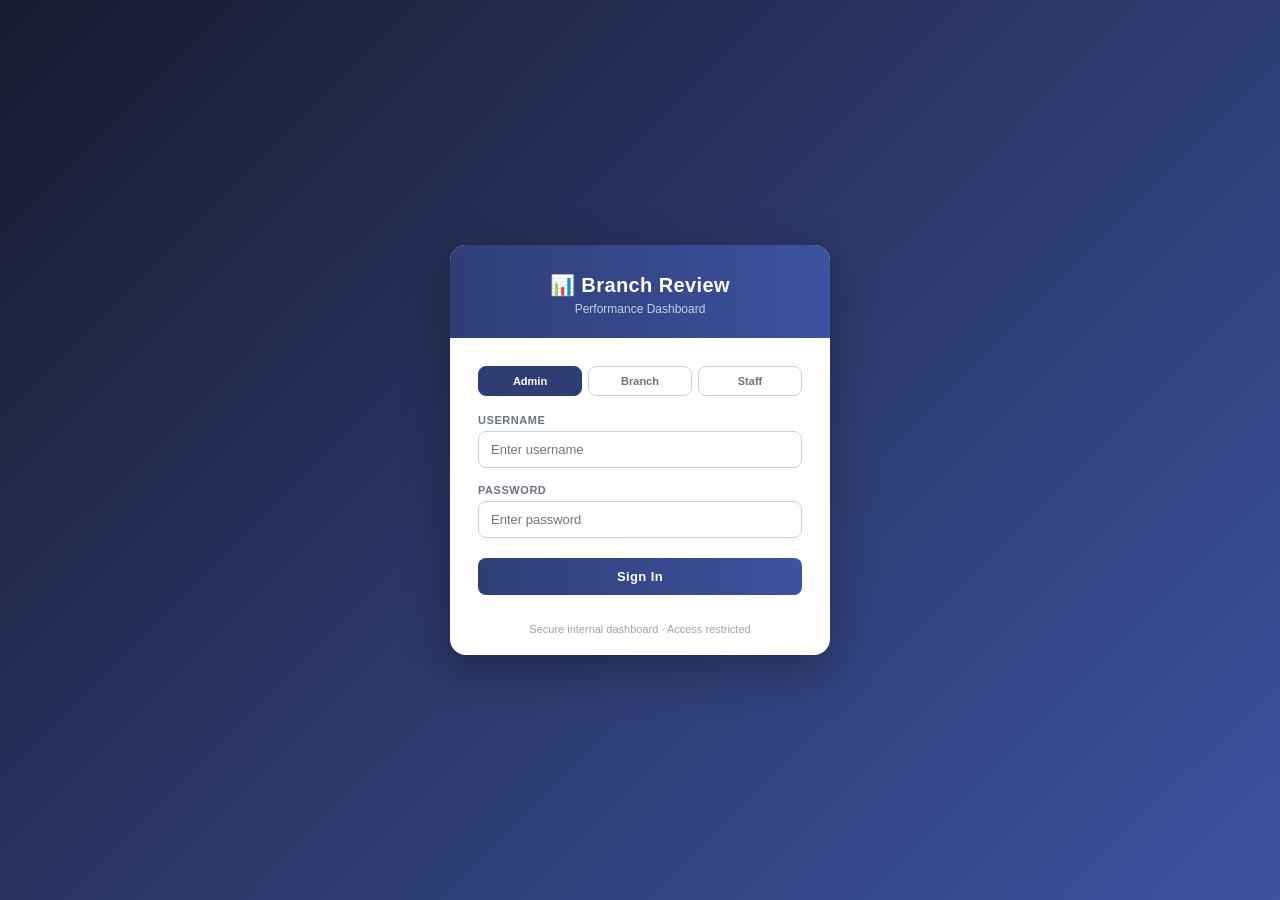
<file: index.html>
<!DOCTYPE html>
<html lang="en">
<head>
  <title>Branch Review Dashboard</title>
  <meta name="viewport" content="width=device-width, initial-scale=1">
  <link href="https://fonts.googleapis.com/css2?family=Inter:ital,opsz,wght@0,14..32,300;0,14..32,400;0,14..32,500;0,14..32,600;0,14..32,700;1,14..32,400&display=swap" rel="stylesheet">
  <link rel="stylesheet" href="style.css">
</head>
<body>

<!-- ━━━ TOPBAR ━━━ -->
<div class="topbar">
  <h1>Branch Review Dashboard</h1>
  <button class="tb-hamburger" id="tbHamburger" onclick="toggleTopbarMenu()" aria-label="Menu">☰</button>
  <div class="topbar-controls" id="topbarControls">
    <a class='nav-link' href='/staff_dashboard'>Staff Productivity</a>
    <span id="adminReportLink" style="display:none">
      <a class='nav-link admin-link' href='/admin_report'>📋 Admin Report</a>
      <a href="#" onclick="openSNLReview();return false;" class="nav-link admin-link">🏢 SNL Review</a>
    </span>
    <select id="branchSel" onchange="onBranch();closeTopbarMenu()" style="display:none"></select>
    <select id="modeSel" onchange="onMode();closeTopbarMenu()">
      <option value="all">All staff</option>
      <option value="single">Individual</option>
    </select>
    <select id="staffSel" style="display:none" onchange="render();closeTopbarMenu()"></select>
    <span id="userInfo"></span>
    <button class="tb-btn" onclick="openProfilePicker();closeTopbarMenu()">👤 Employee Profile</button>
    <button class="tb-btn" id="reviewChecklistBtn" style="display:none" onclick="openReviewChecklist();closeTopbarMenu()">📝 Review Checklist</button>
    <button class="tb-btn" onclick="doExport();closeTopbarMenu()">↓ Export</button>
    <a class="tb-btn" href="presentation.html" target="_blank" rel="noopener" style="text-decoration:none;display:inline-block">🖥️ Presentation Mode</a>
    <button class="tb-btn danger" onclick="doLogout()">Logout</button>
  </div>
</div>

<div class="main" id="mainArea">
  <div class="spinner" id="loader">⏳ Connecting to Google Sheets…</div>
</div>

<div class="overlay" id="overlay" onclick="maybeClose(event)">
  <div class="modal" id="modal">
    <div class="modal-head">
      <h3 id="modalTitle">Details</h3>
      <button class="mclose" onclick="closeModal()">×</button>
    </div>
    <div class="modal-body" id="modalBody"></div>
  </div>
</div>

<!-- ━━━ EMPLOYEE PROFILE — dedicated overlay, independent of the modal above ━━━ -->
<div class="overlay" id="profOverlay" onclick="maybeCloseProfile(event)">
  <div class="modal modal-full" id="profModal">
    <div class="modal-head">
      <h3 id="profModalTitle">Employee Profile</h3>
      <button class="mclose" onclick="closeProfileModal()">×</button>
    </div>
    <div class="modal-body" id="profModalBody"></div>
  </div>
</div>

<!-- ━━━ REVIEW CHECKLIST — dedicated overlay for the 21 tagged reviewers only.
     Replaces the old fixed-bottom banner (was blocking content on mobile). ━━━ -->
<div class="overlay" id="checklistOverlay" onclick="maybeCloseChecklist(event)">
  <div class="modal" id="checklistModal">
    <div class="modal-head">
      <h3 id="checklistModalTitle">📝 Review Checklist</h3>
      <button class="mclose" onclick="closeReviewChecklist()">×</button>
    </div>
    <div class="modal-body" id="checklistModalBody"></div>
  </div>
</div>


<script src="script.js"></script>

</body>
</html>
</file>
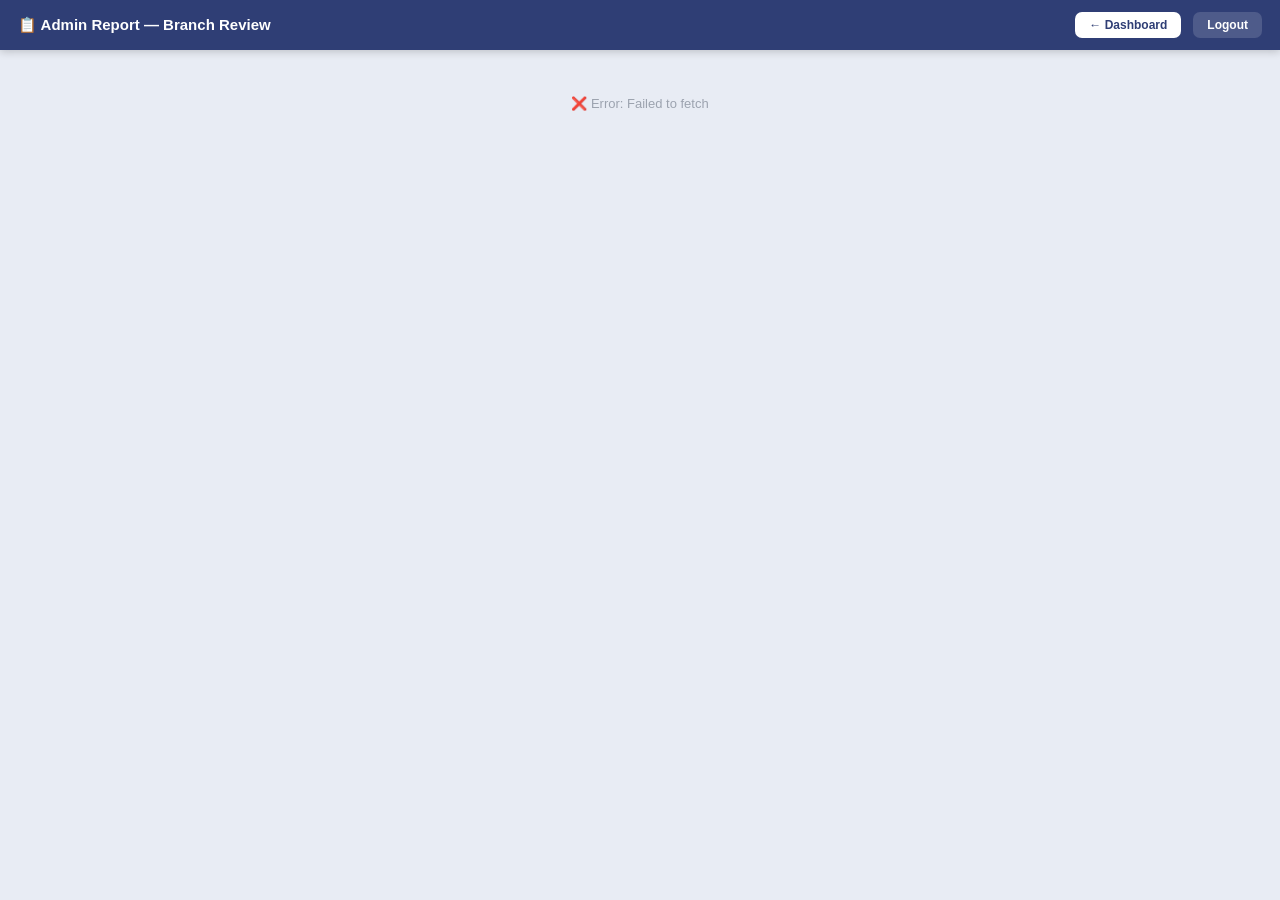
<file: admin_report.html>
<!DOCTYPE html>
<html>
<head>
  <title>Admin Report — Branch Review</title>
  <meta name="viewport" content="width=device-width, initial-scale=1">
  <style>
    *{box-sizing:border-box;margin:0;padding:0}
    body{font-family:Arial,sans-serif;background:#e8ecf4;color:#1a1a2e;min-height:100vh}

    .topbar{background:#2f3e75;padding:12px 18px;display:flex;align-items:center;gap:12px;flex-wrap:wrap;box-shadow:0 2px 8px rgba(0,0,0,0.18)}
    .topbar h1{font-size:15px;font-weight:700;color:#fff;flex:1}
    .nav-link{font-size:12px;text-decoration:none;padding:6px 14px;border-radius:7px;background:#fff;color:#2f3e75;font-weight:700}
    .nav-link:hover{background:#dbeafe}
    .logout{font-size:12px;padding:6px 14px;border-radius:7px;background:rgba(255,255,255,0.15);color:#fff;border:none;cursor:pointer;font-weight:600}
    .logout:hover{background:rgba(255,255,255,0.25)}

    .main{padding:16px 18px;display:flex;flex-direction:column;gap:14px}

    .date-bar{
      background:linear-gradient(90deg,#2f3e75,#3d52a0);
      border-radius:12px;padding:14px 18px;
      display:flex;align-items:center;justify-content:space-between;flex-wrap:wrap;gap:8px;
      color:#fff;
    }
    .date-bar h2{font-size:14px;font-weight:700}
    .date-bar span{font-size:12px;color:#c7d0e8}
    .refresh-btn{font-size:11px;padding:5px 12px;border-radius:6px;background:rgba(255,255,255,0.2);color:#fff;border:none;cursor:pointer;font-weight:600}
    .refresh-btn:hover{background:rgba(255,255,255,0.3)}

    /* Tab bar */
    .tab-bar{display:flex;gap:8px;flex-wrap:wrap}
    .tab-btn{
      font-size:12px;padding:8px 18px;border-radius:8px;border:2px solid #c7d0e8;
      background:#fff;color:#2f3e75;font-weight:700;cursor:pointer;transition:all .15s
    }
    .tab-btn.active{background:#2f3e75;color:#fff;border-color:#2f3e75}
    .tab-btn:hover:not(.active){background:#eef2ff;border-color:#2f3e75}

    .summary-row{display:grid;grid-template-columns:repeat(auto-fit,minmax(130px,1fr));gap:10px}
    .sc{background:#fff;border:2px solid #c7d0e8;border-radius:12px;padding:14px;box-shadow:0 2px 8px rgba(47,62,117,0.07)}
    .sc .sl{font-size:10px;font-weight:700;color:#6b7280;text-transform:uppercase;letter-spacing:.05em;margin-bottom:4px}
    .sc .sv{font-size:24px;font-weight:700}
    .sc .ss{font-size:11px;color:#9ca3af;margin-top:2px}

    .branch-card{background:#fff;border:2px solid #c7d0e8;border-radius:14px;overflow:hidden;box-shadow:0 2px 8px rgba(47,62,117,0.07)}
    .bc-head{
      padding:11px 16px;
      background:linear-gradient(90deg,#2f3e75,#3d52a0);
      display:flex;align-items:center;justify-content:space-between;flex-wrap:wrap;gap:6px;
    }
    .bc-head h3{font-size:13px;font-weight:700;color:#fff}
    .bc-head .meta{font-size:11px;color:#c7d0e8}

    .bc-stats{display:flex;gap:0;border-bottom:2px solid #e2e8f4;background:#f4f6fc}
    .bc-stat{flex:1;padding:10px 14px;border-right:1.5px solid #e2e8f4;text-align:center}
    .bc-stat:last-child{border-right:none}
    .bc-stat .bsl{font-size:10px;color:#6b7280;text-transform:uppercase;font-weight:600;letter-spacing:.04em}
    .bc-stat .bsv{font-size:18px;font-weight:700;margin-top:2px}

    table{width:100%;border-collapse:collapse;font-size:12px}
    thead{background:#2f3e75}
    th{background:#2f3e75;color:#fff;padding:8px 12px;text-align:left;font-weight:700;font-size:11px;border-right:1px solid rgba(255,255,255,0.15);letter-spacing:.03em}
    th:last-child{border-right:none}
    td{padding:8px 12px;border-bottom:1.5px solid #e2e8f4;border-right:1px solid #edf0f7;vertical-align:middle;background:#fff}
    td:last-child{border-right:none}
    tr:last-child td{border-bottom:none}
    tr:nth-child(even) td{background:#f8faff}
    tr:hover td{background:#eef2ff!important}

    .badge{font-size:10px;padding:3px 8px;border-radius:6px;font-weight:700;white-space:nowrap}
    .bg{background:#fee2e2;color:#991b1b;border:1px solid #fca5a5}
    .bn{background:#dcfce7;color:#166534;border:1px solid #86efac}
    .ba{background:#fef3c7;color:#92400e;border:1px solid #fcd34d}
    .bb{background:#dbeafe;color:#1e40af;border:1px solid #93c5fd}

    .progress-bar-wrap{background:#e2e8f4;border-radius:99px;height:7px;margin-top:4px;overflow:hidden}
    .progress-bar-fill{height:100%;border-radius:99px;transition:width .4s}

    .spinner{padding:60px;text-align:center;color:#6b7280;font-size:14px}
    .empty{padding:30px;text-align:center;color:#9ca3af;font-size:13px}

    /* Range info pill */
    .range-pill{
      display:inline-block;font-size:11px;padding:4px 12px;border-radius:20px;
      background:rgba(255,255,255,0.2);color:#fff;font-weight:600;margin-top:4px
    }

    @media(max-width:600px){
      .main{padding:10px 12px}
      .summary-row{grid-template-columns:1fr 1fr}
      .bc-stats{flex-wrap:wrap}
    }
  </style>
</head>
<body>

<div class="topbar">
  <h1>📋 Admin Report — Branch Review</h1>
  <a href="index.html" class="nav-link">← Dashboard</a>
  <button class="logout" onclick="logout()">Logout</button>
</div>

<div class="main" id="mainArea">
  <div class="spinner">⏳ Loading report...</div>
</div>

<script>
const LOGIN_CSV = "https://docs.google.com/spreadsheets/d/e/2PACX-1vRR56uoynbmoUzY-qv39Bo0HUWRBV4fB2EI38BcSfpW0zxuwzGad5LGWXn3gVmU52d09uJJifMEeOeH/pub?gid=61545749&single=true&output=csv";
const LOG_CSV   = "https://docs.google.com/spreadsheets/d/e/2PACX-1vRR56uoynbmoUzY-qv39Bo0HUWRBV4fB2EI38BcSfpW0zxuwzGad5LGWXn3gVmU52d09uJJifMEeOeH/pub?gid=325077854&single=true&output=csv";

// ── DATE HELPERS ──────────────────────────────────────────────────────────────

function toYMD(d) {
  return d.getFullYear() + "-" + String(d.getMonth()+1).padStart(2,"0") + "-" + String(d.getDate()).padStart(2,"0");
}

function todayStr()    { return toYMD(new Date()); }
function yesterdayStr(){ const d=new Date(); d.setDate(d.getDate()-1); return toYMD(d); }

function todayDisplay() {
  return new Date().toLocaleDateString("en-IN",{weekday:"long",year:"numeric",month:"long",day:"numeric"});
}

/*
  Monthly range logic:
  - This month (May 2026): start = 2026-05-11
  - All future months    : start = 1st of that month
  End = yesterday (we track up to yesterday so the day is "complete")
  Sundays are excluded from the working day count.
*/
function getMonthRange() {
  const today = new Date();
  const yr  = today.getFullYear();
  const mon = today.getMonth(); // 0-indexed

  // May 2026 is month index 4, year 2026
  const isMay2026 = (yr === 2026 && mon === 4);
  const startDay  = isMay2026 ? 11 : 1;
  const startDate = new Date(yr, mon, startDay);

  // End = yesterday
  const endDate = new Date(today);
  endDate.setDate(today.getDate() - 1);

  // If yesterday is before startDate (e.g. viewing on the very start day),
  // use today as the end so at least today's data shows.
  if (endDate < startDate) {
    endDate.setTime(today.getTime());
  }

  return { startDate, endDate };
}

/* Count working days (Mon–Sat) between two Date objects, inclusive */
function countWorkingDays(startDate, endDate) {
  let count = 0;
  const cur = new Date(startDate);
  while (cur <= endDate) {
    if (cur.getDay() !== 0) count++; // 0 = Sunday
    cur.setDate(cur.getDate() + 1);
  }
  return count;
}

/* Build a Set of all YYYY-MM-DD working day strings in the range */
function buildWorkingDaySet(startDate, endDate) {
  const set = new Set();
  const cur = new Date(startDate);
  while (cur <= endDate) {
    if (cur.getDay() !== 0) set.add(toYMD(cur));
    cur.setDate(cur.getDate() + 1);
  }
  return set;
}

function formatDate(d) {
  return d.toLocaleDateString("en-IN",{day:"2-digit",month:"short",year:"numeric"});
}

function parseCSV(text) {
  return text.split("\n").map(row => row.split(",").map(cell => cell.replace(/"/g,"").trim()));
}

// ── GLOBALS ───────────────────────────────────────────────────────────────────
let currentView = "today";   // "today" | "monthly"
let cachedLoginRows = null;
let cachedLogRows   = null;
let currentMissingStaff = [];

// ── FETCH (once, cache) ────────────────────────────────────────────────────────
async function fetchSheets() {
  if (cachedLoginRows && cachedLogRows) return;
  const [loginRes, logRes] = await Promise.all([fetch(LOGIN_CSV), fetch(LOG_CSV)]);
  cachedLoginRows = parseCSV(await loginRes.text());
  cachedLogRows   = parseCSV(await logRes.text());
}

// ── MAIN LOAD ─────────────────────────────────────────────────────────────────
async function loadReport(view) {
  currentView = view || currentView;
  const main = document.getElementById("mainArea");
  main.innerHTML = `<div class="spinner">⏳ Fetching data...</div>`;

  try {
    await fetchSheets();

    if (currentView === "today") {
      buildTodayReport();
    } else {
      buildMonthlyReport();
    }
  } catch(e) {
    main.innerHTML = `<div class="empty">❌ Error: ${e.message}</div>`;
  }
}

// ── TODAY REPORT ──────────────────────────────────────────────────────────────
function buildTodayReport() {
  const todayDate = todayStr();
  const viewedIds   = new Set();
  const reviewedIds = new Set();

  cachedLogRows.forEach((row, i) => {
    if (i === 0 || !row[0]) return;
    const rowDate = row[0].substring(0,10);
    if (rowDate === todayDate) {
      const empId = row[5], type = row[4];
      if (empId) {
        viewedIds.add(empId);
        if (type === "reviewed") reviewedIds.add(empId);
      }
    }
  });

  const branchMap = buildBranchMap((empId) => ({
    loggedIn: viewedIds.has(empId),
    reviewed: reviewedIds.has(empId)
  }));

  renderTodayReport(branchMap);
}

// ── MONTHLY REPORT ────────────────────────────────────────────────────────────
function buildMonthlyReport() {
  const { startDate, endDate } = getMonthRange();
  const workingDaySet   = buildWorkingDaySet(startDate, endDate);
  const totalWorkingDays = workingDaySet.size;

  // empId → Set of dates viewed
  const empDateMap = {};

  cachedLogRows.forEach((row, i) => {
    if (i === 0 || !row[0]) return;
    const rowDate = row[0].substring(0,10);
    if (!workingDaySet.has(rowDate)) return;
    const empId = row[5];
    if (!empId) return;
    if (!empDateMap[empId]) empDateMap[empId] = new Set();
    empDateMap[empId].add(rowDate);
  });

  const branchMap = buildBranchMap((empId) => {
    const daysViewed = empDateMap[empId] ? empDateMap[empId].size : 0;
    return {
      daysViewed,
      totalWorkingDays,
      daysMissed: totalWorkingDays - daysViewed,
      pct: totalWorkingDays > 0 ? Math.round((daysViewed / totalWorkingDays) * 100) : 0
    };
  });

  renderMonthlyReport(branchMap, { startDate, endDate, totalWorkingDays });
}

// ── SHARED: BUILD BRANCH MAP ──────────────────────────────────────────────────
function buildBranchMap(staffDataFn) {
  const branchMap = {};
  cachedLoginRows.forEach((row, i) => {
    if (i === 0 || !row[0]) return;
    const empId = row[0], name = row[1], branch = row[2];
    if (!branch) return;
    const staffData = staffDataFn(empId);
    const staffObj  = { empId, fullName: name, ...staffData };

    if (!branchMap[branch]) branchMap[branch] = { branch, staff: [] };
    branchMap[branch].staff.push(staffObj);
  });
  return branchMap;
}

// ── RENDER: TODAY ─────────────────────────────────────────────────────────────
function renderTodayReport(branchMap) {
  const report      = Object.values(branchMap);
  const totalStaff  = report.reduce((s,b) => s + b.staff.length, 0);
  const totalViewed = report.reduce((s,b) => s + b.staff.filter(x=>x.loggedIn).length, 0);
  const totalReview = report.reduce((s,b) => s + b.staff.filter(x=>x.reviewed).length, 0);
  const totalMiss   = totalStaff - totalViewed;

  currentMissingStaff = [];
  report.forEach(b => b.staff.forEach(s => {
    if (!s.loggedIn) currentMissingStaff.push({Branch:b.branch, Name:s.fullName, EmpID:s.empId});
  }));

  let html = buildTabBar("today") + `
    <div class="date-bar">
      <div>
        <h2>📅 Today — ${todayDisplay()}</h2>
        <span>Live snapshot — data up to now</span>
      </div>
      <button class="refresh-btn" onclick="cachedLoginRows=null;cachedLogRows=null;loadReport('today')">↻ Sync</button>
    </div>
    <div class="summary-row">
      <div class="sc"><div class="sl">Total Staff</div><div class="sv">${totalStaff}</div></div>
      <div class="sc"><div class="sl">Viewed Today</div><div class="sv" style="color:#166534">${totalViewed}</div></div>
      <div class="sc" onclick="showMissingDrillDown()" style="cursor:pointer;border-color:#991b1b;background:#fff5f5">
        <div class="sl" style="color:#991b1b">Missing (Tap)</div>
        <div class="sv" style="color:#991b1b">${totalMiss}</div>
        <div class="ss">Click to expand & download</div>
      </div>
      <div class="sc"><div class="sl">Reviewed</div><div class="sv" style="color:#2f3e75">${totalReview}</div></div>
    </div>
    <div id="drillDownArea"></div>`;

  report.forEach(b => {
    const viewed = b.staff.filter(x=>x.loggedIn).length;
    let rows = "";
    b.staff.forEach((s,i) => {
      const lb = s.loggedIn ? `<span class="badge bn">Viewed</span>` : `<span class="badge bg">MISSING</span>`;
      const rb = s.reviewed ? `<span class="badge bn">✓ Done</span>` : `<span class="badge ba">Pending</span>`;
      rows += `<tr><td>${i+1}</td><td>${s.fullName}</td><td>${s.empId}</td><td>${lb}</td><td>${rb}</td></tr>`;
    });
    html += `
      <div class="branch-card">
        <div class="bc-head">
          <h3>🏢 ${b.branch}</h3>
          <span class="meta">${viewed}/${b.staff.length} viewed</span>
        </div>
        <table>
          <thead><tr><th>#</th><th>Name</th><th>ID</th><th>Status</th><th>Review</th></tr></thead>
          <tbody>${rows}</tbody>
        </table>
      </div>`;
  });

  document.getElementById("mainArea").innerHTML = html;
}

// ── RENDER: MONTHLY ───────────────────────────────────────────────────────────
function renderMonthlyReport(branchMap, { startDate, endDate, totalWorkingDays }) {
  const report = Object.values(branchMap);

  // Staff with 0 days viewed across full month
  currentMissingStaff = [];
  report.forEach(b => b.staff.forEach(s => {
    if (s.daysViewed === 0) currentMissingStaff.push({Branch:b.branch, Name:s.fullName, EmpID:s.empId, DaysViewed:0, DaysMissed:s.totalWorkingDays});
  }));

  const totalStaff     = report.reduce((s,b) => s + b.staff.length, 0);
  const totalDaysViewed= report.reduce((s,b) => s + b.staff.reduce((x,st) => x + st.daysViewed, 0), 0);
  const perfectStaff   = report.reduce((s,b) => s + b.staff.filter(x=>x.pct===100).length, 0);
  const zeroStaff      = currentMissingStaff.length;

  let html = buildTabBar("monthly") + `
    <div class="date-bar">
      <div>
        <h2>📆 Monthly Range — View Tracker</h2>
        <span class="range-pill">📅 ${formatDate(startDate)} → ${formatDate(endDate)} &nbsp;|&nbsp; ${totalWorkingDays} Working Days (excl. Sundays)</span>
      </div>
      <button class="refresh-btn" onclick="cachedLoginRows=null;cachedLogRows=null;loadReport('monthly')">↻ Sync</button>
    </div>
    <div class="summary-row">
      <div class="sc"><div class="sl">Total Staff</div><div class="sv">${totalStaff}</div></div>
      <div class="sc"><div class="sl">Working Days</div><div class="sv" style="color:#2f3e75">${totalWorkingDays}</div></div>
      <div class="sc"><div class="sl">100% Viewed</div><div class="sv" style="color:#166534">${perfectStaff}</div></div>
      <div class="sc" onclick="showMissingDrillDown()" style="cursor:pointer;border-color:#991b1b;background:#fff5f5">
        <div class="sl" style="color:#991b1b">Zero Views (Tap)</div>
        <div class="sv" style="color:#991b1b">${zeroStaff}</div>
        <div class="ss">Never viewed this month</div>
      </div>
    </div>
    <div id="drillDownArea"></div>`;

  report.forEach(b => {
    const avgPct = b.staff.length ? Math.round(b.staff.reduce((s,x)=>s+x.pct,0)/b.staff.length) : 0;
    let rows = "";
    b.staff.forEach((s,i) => {
      const pctColor = s.pct >= 80 ? "#166534" : s.pct >= 50 ? "#92400e" : "#991b1b";
      const barColor = s.pct >= 80 ? "#22c55e" : s.pct >= 50 ? "#f59e0b" : "#ef4444";
      const missedBadge = s.daysMissed === 0
        ? `<span class="badge bn">✓ Perfect</span>`
        : `<span class="badge bg">${s.daysMissed} day${s.daysMissed>1?"s":""} missed</span>`;
      rows += `
        <tr>
          <td>${i+1}</td>
          <td>${s.fullName}</td>
          <td>${s.empId}</td>
          <td style="font-weight:700;color:${pctColor}">
            ${s.daysViewed}/${s.totalWorkingDays}
            <div class="progress-bar-wrap"><div class="progress-bar-fill" style="width:${s.pct}%;background:${barColor}"></div></div>
          </td>
          <td style="font-weight:700;color:${pctColor}">${s.pct}%</td>
          <td>${missedBadge}</td>
        </tr>`;
    });

    html += `
      <div class="branch-card">
        <div class="bc-head">
          <h3>🏢 ${b.branch}</h3>
          <span class="meta">Branch avg: ${avgPct}% viewed</span>
        </div>
        <table>
          <thead><tr><th>#</th><th>Name</th><th>ID</th><th>Days Viewed / Working</th><th>%</th><th>Status</th></tr></thead>
          <tbody>${rows}</tbody>
        </table>
      </div>`;
  });

  document.getElementById("mainArea").innerHTML = html;
}

// ── TAB BAR ───────────────────────────────────────────────────────────────────
function buildTabBar(active) {
  return `
    <div class="tab-bar">
      <button class="tab-btn ${active==='today'?'active':''}" onclick="loadReport('today')">📋 Today's View</button>
      <button class="tab-btn ${active==='monthly'?'active':''}" onclick="loadReport('monthly')">📆 Monthly Range</button>
    </div>`;
}

// ── DRILL DOWN & DOWNLOAD ─────────────────────────────────────────────────────
function showMissingDrillDown() {
  if (currentMissingStaff.length === 0) { alert("No missing staff!"); return; }

  const isMonthly = currentView === "monthly";
  const cols = isMonthly
    ? `<tr><th>Branch</th><th>Name</th><th>Employee ID</th><th>Days Viewed</th><th>Days Missed</th></tr>`
    : `<tr><th>Branch</th><th>Name</th><th>Employee ID</th></tr>`;

  const rowsHtml = currentMissingStaff.map(s => isMonthly
    ? `<tr><td>${s.Branch}</td><td>${s.Name}</td><td>${s.EmpID}</td><td>${s.DaysViewed}</td><td>${s.DaysMissed}</td></tr>`
    : `<tr><td>${s.Branch}</td><td>${s.Name}</td><td>${s.EmpID}</td></tr>`
  ).join('');

  const title = isMonthly ? "🚨 Staff With Zero Views This Month" : "🚨 Missing Staff — Today";

  document.getElementById("drillDownArea").innerHTML = `
    <div class="branch-card" style="border:2px solid #991b1b">
      <div class="bc-head" style="background:#991b1b">
        <h3>${title}</h3>
        <button class="refresh-btn" onclick="downloadMissingCSV()">📥 Download CSV</button>
      </div>
      <table><thead>${cols}</thead><tbody>${rowsHtml}</tbody></table>
    </div>`;

  window.scrollTo({ top: 0, behavior:'smooth' });
}

function downloadMissingCSV() {
  const isMonthly = currentView === "monthly";
  let csv = isMonthly ? "Branch,Name,EmpID,DaysViewed,DaysMissed\n" : "Branch,Name,EmpID\n";
  currentMissingStaff.forEach(s => {
    csv += isMonthly
      ? `"${s.Branch}","${s.Name}","${s.EmpID}",${s.DaysViewed},${s.DaysMissed}\n`
      : `"${s.Branch}","${s.Name}","${s.EmpID}"\n`;
  });
  const link = document.createElement("a");
  link.href = encodeURI("data:text/csv;charset=utf-8," + csv);
  link.download = `Missing_Staff_${currentView}_${todayStr()}.csv`;
  document.body.appendChild(link); link.click(); document.body.removeChild(link);
}

function logout() { localStorage.clear(); window.location.href = "login.html"; }

loadReport("today");
</script>
</body>
</html>
</file>
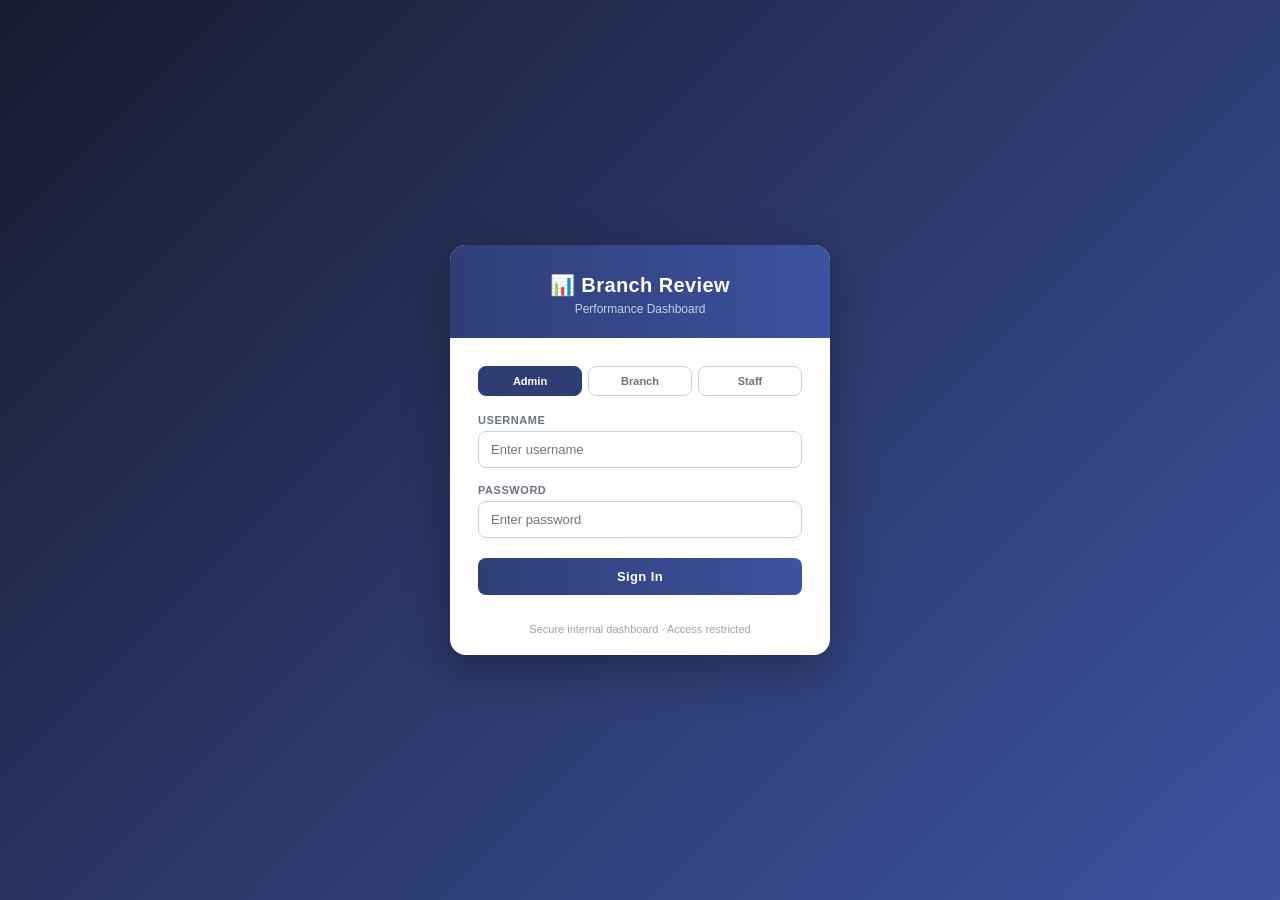
<file: login.html>
<!DOCTYPE html>
<html>
<head>
  <title>Branch Review — Login</title>
  <meta name="viewport" content="width=device-width, initial-scale=1">
  <style>
    *{box-sizing:border-box;margin:0;padding:0}
    body{
      font-family:Arial,sans-serif;
      background:linear-gradient(135deg,#1a1a2e 0%,#2f3e75 60%,#3d52a0 100%);
      min-height:100vh;
      display:flex;align-items:center;justify-content:center;
      padding:20px;
    }
    .box{
      background:#fff;
      border-radius:16px;
      width:100%;max-width:380px;
      box-shadow:0 16px 48px rgba(0,0,0,0.3);
      overflow:hidden;
    }
    .box-head{
      background:linear-gradient(90deg,#2f3e75,#3d52a0);
      padding:28px 28px 22px;
      text-align:center;
    }
    .box-head h1{font-size:20px;color:#fff;font-weight:700;letter-spacing:.02em}
    .box-head p{font-size:12px;color:#c7d0e8;margin-top:5px}
    .box-body{padding:28px}

    .field{margin-bottom:16px}
    .field label{display:block;font-size:11px;font-weight:700;color:#6b7280;text-transform:uppercase;letter-spacing:.05em;margin-bottom:5px}
    .field input{
      width:100%;padding:10px 12px;
      border:1.5px solid #c7d0e8;border-radius:8px;
      font-size:13px;color:#1a1a2e;
      outline:none;transition:border-color .2s;
    }
    .field input:focus{border-color:#2f3e75}

    .hint{font-size:11px;color:#9ca3af;margin-top:4px}

    .btn{
      width:100%;padding:11px;
      background:linear-gradient(90deg,#2f3e75,#3d52a0);
      color:#fff;border:none;border-radius:8px;
      font-size:13px;font-weight:700;cursor:pointer;
      letter-spacing:.03em;margin-top:4px;
      transition:opacity .2s;
    }
    .btn:hover{opacity:.9}
    .btn:disabled{opacity:.5;cursor:not-allowed}

    .err{
      background:#fee2e2;border:1px solid #fca5a5;
      color:#991b1b;border-radius:8px;
      padding:9px 12px;font-size:12px;
      margin-bottom:14px;display:none;
    }
    .err.show{display:block}

    .footer{text-align:center;font-size:11px;color:#9ca3af;padding:0 28px 20px}
    .role-tabs{display:flex;gap:6px;margin-bottom:18px}
    .rtab{
      flex:1;padding:8px;text-align:center;
      border-radius:8px;border:1.5px solid #c7d0e8;
      font-size:11px;font-weight:700;cursor:pointer;color:#6b7280;
      transition:all .15s;
    }
    .rtab.on{background:#2f3e75;color:#fff;border-color:#2f3e75}
    .rtab:hover:not(.on){background:#eef2ff;border-color:#3d52a0}
  </style>
</head>
<body>

<div class="box">
  <div class="box-head">
    <h1>📊 Branch Review</h1>
    <p>Performance Dashboard</p>
  </div>
  <div class="box-body">

    <div class="role-tabs">
      <div class="rtab on"  onclick="setTab('admin',this)">Admin</div>
      <div class="rtab"     onclick="setTab('branch',this)">Branch</div>
      <div class="rtab"     onclick="setTab('staff',this)">Staff</div>
    </div>

    <div class="err" id="err"></div>

    <div class="field">
      <label id="userLabel">Username</label>
      <input type="text" id="username" placeholder="Enter username" autocomplete="off">
    </div>
    <div class="field">
      <label>Password</label>
      <input type="password" id="password" placeholder="Enter password">
      <div class="hint" id="hint"></div>
    </div>

    <button class="btn" id="loginBtn" onclick="doLogin()">Sign In</button>
  </div>
  <div class="footer">Secure internal dashboard · Access restricted</div>
</div>

<script>
const AUTH_URL = "https://script.google.com/macros/s/AKfycbwKbot6bvYxcpfyyLjOgnQO_UlEkfkUsvJRRmJiGYmwkaGQM59H5y-DcrQQ9nDOQPUe/exec"; // ← new SecureLogin.gs deployment (Auth.gs is untouched, still used for nothing else here)

let currentTab = "admin";

function setTab(tab, el) {
  currentTab = tab;
  document.querySelectorAll(".rtab").forEach(t => t.classList.remove("on"));
  el.classList.add("on");
  document.getElementById("err").classList.remove("show");

  const userLabel = document.getElementById("userLabel");
  const hint      = document.getElementById("hint");
  const userInput = document.getElementById("username");
  const passInput = document.getElementById("password");

  if (tab === "admin") {
    userLabel.textContent = "Username";
    hint.textContent = "";
    userInput.placeholder = "Admin username";
    passInput.placeholder = "Password";
  } else if (tab === "branch") {
    userLabel.textContent = "Branch Name";
    hint.textContent = "Enter your branch name exactly as registered";
    userInput.placeholder = "e.g. Kothamangalam";
    passInput.placeholder = "Branch password";
  } else {
    userLabel.textContent = "Employee ID";
    hint.textContent = "Your Employee ID is both your username and password";
    userInput.placeholder = "Enter Employee ID";
    passInput.placeholder = "Enter Employee ID again";
  }
}

async function doLogin() {
  const username = document.getElementById("username").value.trim();
  const password = document.getElementById("password").value.trim();
  const btn      = document.getElementById("loginBtn");
  const err      = document.getElementById("err");

  err.classList.remove("show");

  if (!username || !password) {
    showErr("Please enter both fields.");
    return;
  }

  btn.disabled = true;
  btn.textContent = "Signing in...";

  try {
    const url = AUTH_URL
      + "?action=login"
      + "&username=" + encodeURIComponent(username)
      + "&password=" + encodeURIComponent(password)
      + "&loginType=" + encodeURIComponent(currentTab);

    const res  = await fetch(url);
    const data = await res.json();

    if (data.ok) {
      localStorage.setItem("brToken",     data.token);
      localStorage.setItem("brRole",      data.role);
      localStorage.setItem("brBranch",    data.branch);
      localStorage.setItem("brName",      data.name);
      localStorage.setItem("brEmpId",     data.empId || "");
      localStorage.setItem("brLoginDate", todayStr());
      window.location.href = "index.html";
    } else {
      showErr(data.error || "Login failed.");
    }
  } catch(e) {
    showErr("Network error. Please try again.");
  }

  btn.disabled = false;
  btn.textContent = "Sign In";
}

function showErr(msg) {
  const err = document.getElementById("err");
  err.textContent = msg;
  err.classList.add("show");
}

function todayStr() {
  const d = new Date();
  return d.getFullYear() + "-" +
    String(d.getMonth()+1).padStart(2,"0") + "-" +
    String(d.getDate()).padStart(2,"0");
}

// If already logged in today, redirect immediately
(function checkSession() {
  const token     = localStorage.getItem("brToken");
  const loginDate = localStorage.getItem("brLoginDate");
  if (token && loginDate === todayStr()) {
    window.location.href = "index.html";
  }
})();

// Allow Enter key to submit
document.addEventListener("keydown", e => {
  if (e.key === "Enter") doLogin();
});
</script>
</body>
</html>
</file>
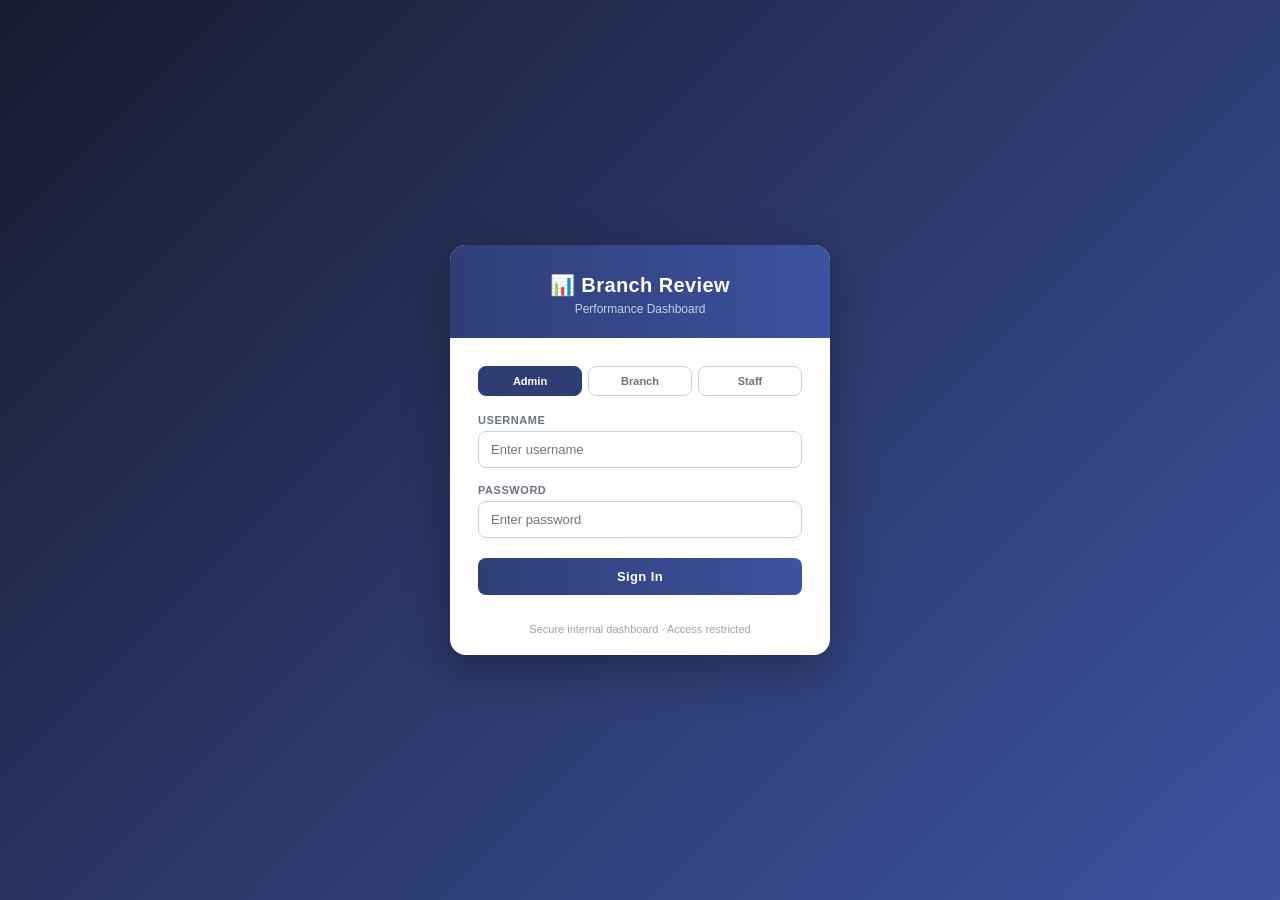
<file: presentation.html>
<!DOCTYPE html>
<html lang="en">
<head>
  <title>Branch Review — Presentation</title>
  <meta name="viewport" content="width=device-width, initial-scale=1">
  <link href="https://fonts.googleapis.com/css2?family=Inter:ital,opsz,wght@0,14..32,300;0,14..32,400;0,14..32,500;0,14..32,600;0,14..32,700;0,14..32,800;1,14..32,400&display=swap" rel="stylesheet">
  <link rel="stylesheet" href="style.css">
  <style>
    /* ══════════════════════════════════════════════════════════
       PRESENTATION MODE v3 — LIGHT THEME FOR PROJECTOR
       White background · Bold dark text · Large figures
       Monthly + YTD side by side · No toggle needed
       ══════════════════════════════════════════════════════════ */

    /* ── Base reset ── */
    *, *::before, *::after { box-sizing: border-box; }
    html, body {
      height: 100%; overflow: hidden;
      background: #f0f4f8;
      margin: 0; padding: 0;
    }

    #presWrap {
      position: fixed; inset: 0;
      display: flex; flex-direction: column;
      font-family: 'Inter', system-ui, sans-serif;
      background: #f0f4f8;
      color: #0f172a;
    }

    /* ══════════════════════════════════════════════════════════
       TOP BAR — white strip with strong brand text
       ══════════════════════════════════════════════════════════ */
    .pres-topbar {
      flex: 0 0 auto;
      display: flex; align-items: center; gap: 14px;
      padding: clamp(10px,1.5vh,18px) clamp(16px,2.4vw,36px);
      background: #ffffff;
      border-bottom: 3px solid #1e3a8a;
      box-shadow: 0 2px 8px rgba(0,0,0,.10);
    }
    .pres-brand {
      font-weight: 800;
      font-size: clamp(15px,1.8vw,24px);
      letter-spacing: .01em;
      color: #1e3a8a;
    }
    .pres-crumb {
      font-size: clamp(12px,1.15vw,16px);
      color: #475569;
      font-weight: 700;
      flex: 1;
      overflow: hidden; text-overflow: ellipsis; white-space: nowrap;
    }
    .pres-btn {
      border: 2px solid #1e3a8a;
      background: #ffffff;
      color: #1e3a8a;
      padding: clamp(6px,.9vh,10px) clamp(12px,1.4vw,20px);
      border-radius: 999px;
      font-size: clamp(12px,1.1vw,15px);
      font-weight: 800;
      cursor: pointer;
      white-space: nowrap;
      text-decoration: none;
      display: inline-block;
      transition: background .12s, color .12s;
    }
    .pres-btn:hover { background: #1e3a8a; color: #ffffff; }
    .pres-btn.accent { background: #1e3a8a; color: #ffffff; border-color: #1e3a8a; }
    .pres-btn.accent:hover { background: #1e40af; border-color: #1e40af; }

    /* ══════════════════════════════════════════════════════════
       BODY & SCREENS
       ══════════════════════════════════════════════════════════ */
    .pres-body {
      flex: 1 1 auto; min-height: 0; overflow-y: auto;
      padding: clamp(16px,2.4vh,36px) clamp(18px,3vw,52px);
      display: flex; flex-direction: column;
    }
    .pres-screen { flex: 1 1 auto; min-height: 0; display: none; flex-direction: column; }
    .pres-screen.on { display: flex; }

    /* ── Big bold headings ── */
    .pres-h1 {
      font-size: clamp(24px,3.4vw,48px);
      font-weight: 800;
      color: #0f172a;
      margin-bottom: clamp(4px,1vh,10px);
      letter-spacing: -.01em;
    }
    .pres-sub {
      font-size: clamp(13px,1.3vw,18px);
      color: #334155;
      font-weight: 700;
      margin-bottom: clamp(14px,2.6vh,32px);
    }

    /* ══════════════════════════════════════════════════════════
       SCREEN 1 — BRANCH TILES
       ══════════════════════════════════════════════════════════ */
    .pres-grid {
      flex: 1 1 auto; min-height: 0;
      display: grid;
      grid-template-columns: repeat(auto-fit, minmax(clamp(130px,16vw,230px), 1fr));
      grid-auto-rows: min-content;
      align-content: start;
      gap: clamp(10px,1.6vw,22px);
      overflow-y: auto;
    }
    .pres-tile {
      background: #ffffff;
      border: 2px solid #cbd5e1;
      border-radius: 16px;
      display: flex; flex-direction: column; align-items: center; justify-content: center;
      gap: clamp(6px,1vh,12px);
      cursor: pointer;
      transition: transform .12s, border-color .12s, box-shadow .12s;
      text-align: center;
      padding: 12px 8px;
      box-shadow: 0 1px 4px rgba(0,0,0,.07);
    }
    .pres-tile:hover {
      border-color: #1e3a8a;
      box-shadow: 0 4px 16px rgba(30,58,138,.18);
      transform: translateY(-3px);
    }
    .pres-tile .t-name { font-size: clamp(13px,1.3vw,18px); font-weight: 800; color: #0f172a; line-height: 1.2; }
    .pres-tile .t-sub  { font-size: clamp(10px,1vw,14px); color: #475569; font-weight: 700; }
    .pres-tile .t-ring {
      width: clamp(42px,5vw,66px); height: clamp(42px,5vw,66px);
      border-radius: 50%;
      display: flex; align-items: center; justify-content: center;
      font-weight: 800; font-size: clamp(11px,1.2vw,16px);
      color: #fff;
    }

    /* ══════════════════════════════════════════════════════════
       SCREEN 2 — MONTH CHIPS
       ══════════════════════════════════════════════════════════ */
    .pres-chiprow {
      display: flex; flex-wrap: wrap;
      gap: clamp(8px,1vw,14px);
      margin-bottom: clamp(14px,2.4vh,28px);
    }
    .pres-chip {
      padding: clamp(9px,1.3vh,16px) clamp(16px,2vw,26px);
      border-radius: 999px;
      background: #ffffff;
      border: 2px solid #94a3b8;
      font-weight: 800;
      font-size: clamp(13px,1.3vw,18px);
      color: #1e293b;
      cursor: pointer;
      transition: background .1s, border-color .1s, color .1s;
    }
    .pres-chip:hover  { border-color: #1e3a8a; color: #1e3a8a; }
    .pres-chip.on     { background: #1e3a8a; border-color: #1e3a8a; color: #ffffff; }
    .pres-chip.quick  { background: #f0fdf4; border-color: #16a34a; color: #14532d; }
    .pres-chip.quick:hover { background: #16a34a; color: #fff; }

    /* ══════════════════════════════════════════════════════════
       DUAL LEGEND PILLS — appear above the product card grid
       ══════════════════════════════════════════════════════════ */
    .dual-legend-row {
      display: flex; gap: 12px; flex: 0 0 auto;
      margin-bottom: clamp(10px,1.4vh,18px);
    }
    .dual-legend-pill {
      padding: 5px 18px; border-radius: 999px;
      font-size: clamp(12px,1.15vw,16px); font-weight: 800;
      border: 2px solid;
    }
    .dual-legend-pill.period-pill {
      background: #dbeafe; border-color: #1d4ed8; color: #1e3a8a;
    }
    .dual-legend-pill.ytd-pill {
      background: #ede9fe; border-color: #7c3aed; color: #4c1d95;
    }

    /* ══════════════════════════════════════════════════════════
       PRODUCT CARD GRID
       ══════════════════════════════════════════════════════════ */
    .pres-products {
      flex: 0 0 auto; display: flex; flex-direction: column;
      gap: clamp(6px,1vh,12px);
    }
    .pres-prod-grid {
      display: grid;
      grid-template-columns: repeat(auto-fit, minmax(clamp(290px,33vw,500px),1fr));
      grid-auto-rows: min-content;
      align-content: start;
      gap: clamp(10px,1.4vw,20px);
    }

    /* ── Single product card ── */
    .pres-prod-card {
      background: #ffffff;
      border: 2px solid #cbd5e1;
      border-radius: 16px;
      padding: clamp(12px,1.6vh,22px) clamp(14px,1.6vw,24px);
      display: flex; flex-direction: column;
      gap: clamp(8px,1.1vh,14px);
      box-shadow: 0 2px 8px rgba(0,0,0,.06);
    }

    /* Product name row */
    .pp-head { display: flex; align-items: center; gap: 8px; }
    .pp-dot  {
      width: clamp(11px,1.2vw,16px); height: clamp(11px,1.2vw,16px);
      border-radius: 50%; flex: 0 0 auto;
    }
    .pp-label {
      font-size: clamp(15px,1.6vw,22px);
      font-weight: 800; flex: 1;
      color: #0f172a;
    }

    /* ── Dual columns inside each card ── */
    .dual-cols {
      display: flex; gap: 0;
      border: 2px solid #e2e8f0;
      border-radius: 12px;
      overflow: hidden;
    }
    .dual-col {
      flex: 1 1 0; min-width: 0;
      display: flex; flex-direction: column;
      gap: clamp(6px,.9vh,10px);
      padding: clamp(10px,1.4vh,16px) clamp(10px,1.3vw,16px);
    }
    /* Left (period) — clean white-blue wash */
    .dual-col:first-child  { background: #eff6ff; }
    /* Right (YTD) — strong purple zone, impossible to miss */
    .dual-col:last-child   {
      background: #e9d5ff;            /* solid lavender — clearly different */
      border-left: 5px solid #7c3aed;
    }
    .dual-divider { display: none; } /* replaced by border-left on YTD col */

    /* YTD column badge gets matching purple header */
    .dual-col:last-child .dual-col-badge {
      background: #c4b5fd !important;
      border-color: #7c3aed !important;
    }
    .dual-col:last-child .dual-col-label { color: #3b0764 !important; }
    .dual-col:last-child .dual-fig-lbl   { color: #4c1d95; }
    .dual-col:last-child .dual-fig-val   { color: #1e0538; }
    .dual-col:last-child .dual-fig-val.muted { color: #6d28d9; }
    .dual-col:last-child .pp-track       { background: #c4b5fd; }

    /* Column header badge */
    .dual-col-badge {
      display: flex; align-items: center; justify-content: space-between; gap: 6px;
      padding: 4px 10px; border-radius: 8px; border: 2px solid transparent;
    }
    .dual-col-label {
      font-size: clamp(10px,1vw,14px); font-weight: 800;
      color: #1d4ed8; white-space: nowrap; overflow: hidden;
      text-overflow: ellipsis;
    }
    .dual-col-label.ytd-lbl { color: #6d28d9; }

    /* Progress bar */
    .pp-track {
      height: clamp(8px,1.1vh,14px);
      background: #e2e8f0;
      border-radius: 999px; overflow: hidden;
    }
    .pp-fill { height: 100%; border-radius: 999px; }

    /* ── Figures: Achievement row then Target row — stacked, full width, never clipped ── */
    .dual-fig-row {
      display: flex;
      flex-direction: column;           /* stack Achievement ABOVE Target */
      gap: clamp(6px,.9vh,10px);
    }
    .dual-fig {
      display: flex;
      flex-direction: row;              /* label on left, big value on right — same line */
      align-items: baseline;
      justify-content: space-between;
      gap: 8px;
      min-width: 0;
    }
    .dual-fig-lbl {
      font-size: clamp(10px,1vw,13px); color: #475569; font-weight: 700;
      white-space: nowrap; flex: 0 0 auto;
    }
    .dual-fig-val {
      font-size: clamp(14px,1.5vw,21px);
      font-weight: 800; color: #0f172a;
      white-space: nowrap;              /* single line — never wraps */
      text-align: right; flex: 1 1 auto;
      /* scale down automatically if still too wide */
      overflow: visible;
      min-width: 0;
    }
    .dual-fig-val.muted { color: #475569; }

    /* % badge */
    .pp-pct-badge {
      font-size: clamp(11px,1.1vw,15px); font-weight: 800;
      padding: 3px 10px; border-radius: 999px;
      flex: 0 0 auto;
    }
    .pct-green { background: #dcfce7; color: #166534; }
    .pct-amber { background: #fef9c3; color: #854d0e; }
    .pct-red   { background: #fee2e2; color: #991b1b; }

    /* ── Fix 3: Short/Excess — full shaded row ── */
    .pp-gap {
      display: flex; align-items: center; gap: 6px;
      font-size: clamp(11px,1.1vw,15px); font-weight: 800;
      padding: clamp(5px,.7vh,8px) clamp(8px,1vw,12px);
      border-radius: 8px;
      margin-top: 4px;
    }
    .pp-gap b   { margin-left: auto; font-size: clamp(13px,1.4vw,19px); font-weight: 800; }
    /* Short = soft red fill; Excess = soft green fill — same colour both sides */
    .pp-gap.short  { background: #fee2e2; color: #991b1b; border: 1.5px solid #fca5a5; }
    .pp-gap.excess { background: #dcfce7; color: #166534; border: 1.5px solid #86efac; }

    /* Outstanding / Due extras */
    .pp-extra    {
      font-size: clamp(11px,1.05vw,14px); font-weight: 700;
      color: #1e40af; background: #eff6ff;
      border-radius: 8px; padding: 5px 11px;
      border: 1px solid #bfdbfe;
    }
    .pp-extra.pp-due    { color: #92400e; background: #fffbeb; border-color: #fde68a; }
    .pp-extra.pp-inflow { color: #065f46; background: #ecfdf5; border-color: #6ee7b7; }
    .pp-extra b   { color: #0f172a; font-size: clamp(13px,1.2vw,17px); }
    .pp-extra-n   { color: #475569; }
    /* Outstanding + Due on one line — each takes half the width */
    .pp-extra-row { display: flex; gap: 6px; }
    .pp-extra-half { flex: 1 1 0; min-width: 0; }

    /* ══════════════════════════════════════════════════════════
       DASHBOARD TOP STRIP — staff chips LEFT, legend pills RIGHT
       ══════════════════════════════════════════════════════════ */
    .dash-top-strip {
      display: flex; gap: clamp(12px,1.8vw,24px); align-items: flex-start;
      flex: 0 0 auto;
      margin-bottom: clamp(8px,1.2vh,16px);
      padding: clamp(10px,1.4vh,16px) clamp(12px,1.5vw,20px);
      background: #ffffff;
      border: 2px solid #e2e8f0;
      border-radius: 14px;
      box-shadow: 0 1px 4px rgba(0,0,0,.06);
    }
    .dash-top-left {
      flex: 1 1 auto; min-width: 0;
      display: flex; flex-direction: column; gap: 6px;
    }
    .dash-top-right {
      flex: 0 0 auto;
      display: flex; flex-direction: column; gap: 6px; align-items: flex-end;
    }
    .dash-staff-label {
      font-size: clamp(11px,1.05vw,14px); font-weight: 800;
      color: #475569; text-transform: uppercase; letter-spacing: .04em;
    }
    .dash-legend-label {
      font-size: clamp(11px,1.05vw,14px); font-weight: 800;
      color: #475569; text-transform: uppercase; letter-spacing: .04em;
      text-align: right;
    }
    #dashLegendPills {
      display: flex; gap: 8px; flex-wrap: wrap; justify-content: flex-end;
    }

    /* ── Staff strip ── */
    .pres-staffstrip {
      flex: 0 0 auto;
      display: flex; flex-wrap: wrap; gap: clamp(6px,.8vw,10px); align-content: flex-start;
      max-height: clamp(80px,13vh,120px); overflow-y: auto;
    }
    .pres-staff-chip {
      display: flex; align-items: center; gap: 7px;
      background: #ffffff; border: 2px solid #cbd5e1;
      border-radius: 999px; padding: 4px 14px 4px 4px;
      cursor: pointer;
      transition: border-color .1s, box-shadow .1s;
      box-shadow: 0 1px 3px rgba(0,0,0,.06);
    }
    .pres-staff-chip:hover { border-color: #1e3a8a; box-shadow: 0 2px 8px rgba(30,58,138,.15); }
    .pres-staff-chip .c-ring {
      width: clamp(24px,2.2vw,32px); height: clamp(24px,2.2vw,32px);
      border-radius: 50%;
      display: flex; align-items: center; justify-content: center;
      font-size: clamp(9px,.9vw,12px); font-weight: 800;
      color: #fff; flex: 0 0 auto;
    }
    .pres-staff-chip .c-name {
      font-size: clamp(12px,1.1vw,16px); font-weight: 800;
      white-space: nowrap; color: #0f172a;
    }
    .pres-staff-chip .c-ytd-badge {
      font-size: clamp(10px,.95vw,13px); font-weight: 800;
      padding: 2px 8px; border-radius: 999px;
      background: #ede9fe; border: 1px solid #a78bfa;
      color: #4c1d95; white-space: nowrap;
    }

    /* ══════════════════════════════════════════════════════════
       SCREEN 4 — STAFF TOP CARD (name + legend + switcher at top)
       ══════════════════════════════════════════════════════════ */
    .staff-top-card {
      flex: 0 0 auto;
      background: #ffffff;
      border: 2px solid #e2e8f0;
      border-radius: 14px;
      padding: clamp(10px,1.4vh,18px) clamp(12px,1.5vw,22px);
      margin-bottom: clamp(10px,1.4vh,16px);
      box-shadow: 0 1px 4px rgba(0,0,0,.06);
      display: flex; flex-direction: column; gap: clamp(10px,1.2vh,14px);
    }
    .staff-top-row {
      display: flex; align-items: center;
      gap: clamp(10px,1.4vw,20px); flex-wrap: wrap;
    }
    .staff-top-info { flex: 1 1 auto; min-width: 0; }
    .pres-avatar {
      width: clamp(48px,6vw,78px); height: clamp(48px,6vw,78px);
      border-radius: 50%; background: #1e3a8a;
      display: flex; align-items: center; justify-content: center;
      font-weight: 800; font-size: clamp(16px,2vw,30px);
      color: #fff; flex: 0 0 auto;
      box-shadow: 0 2px 8px rgba(30,58,138,.25);
    }
    .staff-legend-pills {
      display: flex; gap: 8px; flex-wrap: wrap; flex: 0 0 auto;
    }

    /* ── Staff switcher — horizontal scroll at top ── */
    .staff-switch-row {
      display: flex; flex-wrap: nowrap; overflow-x: auto;
      gap: 7px; padding-bottom: 3px;
    }
    .staff-switch-row::-webkit-scrollbar { height: 3px; }
    .staff-switch-row::-webkit-scrollbar-thumb { background: #cbd5e1; border-radius: 99px; }

    .pres-staffswitch-chip {
      flex: 0 0 auto;
      padding: clamp(6px,.8vh,10px) clamp(12px,1.3vw,18px);
      border-radius: 999px;
      background: #f1f5f9; border: 2px solid #cbd5e1;
      font-size: clamp(11px,1.05vw,15px); font-weight: 800;
      color: #334155; white-space: nowrap; cursor: pointer;
      transition: border-color .1s, color .1s, background .1s;
    }
    .pres-staffswitch-chip:hover { border-color: #1e3a8a; color: #1e3a8a; background: #dbeafe; }
    .pres-staffswitch-chip.on    { background: #1e3a8a; border-color: #1e3a8a; color: #ffffff; }

    /* ── Empty state ── */
    .pres-empty {
      flex: 1; display: flex; align-items: center; justify-content: center;
      color: #475569; font-size: clamp(14px,1.5vw,20px); font-weight: 700;
    }

    /* ══════════════════════════════════════════════════════════
       MOBILE FALLBACK
       ══════════════════════════════════════════════════════════ */
    @media (max-width: 640px) {
      .pres-topbar { flex-wrap: wrap; }
      .pres-crumb  { order: 3; flex-basis: 100%; }
      .dual-cols   { flex-direction: column; }
      .dual-divider{ width: auto; height: 2px; }
    }
  </style>
</head>
<body>

<!-- ══════════════════════════════════════════════════════════
     HIDDEN DATA SHELL — exact markup script.js expects.
     ══════════════════════════════════════════════════════════ -->
<div style="display:none" aria-hidden="true">
  <div class="topbar">
    <h1>Branch Review Dashboard</h1>
    <button class="tb-hamburger" id="tbHamburger" onclick="toggleTopbarMenu()" aria-label="Menu">☰</button>
    <div class="topbar-controls" id="topbarControls">
      <a class='nav-link' href='/staff_dashboard'>Staff Productivity</a>
      <span id="adminReportLink" style="display:none">
        <a class='nav-link admin-link' href='/admin_report'>📋 Admin Report</a>
        <a href="#" onclick="openSNLReview();return false;" class="nav-link admin-link">🏢 SNL Review</a>
      </span>
      <select id="branchSel" onchange="onBranch();closeTopbarMenu()" style="display:none"></select>
      <select id="modeSel" onchange="onMode();closeTopbarMenu()">
        <option value="all">All staff</option>
        <option value="single">Individual</option>
      </select>
      <select id="staffSel" style="display:none" onchange="render();closeTopbarMenu()"></select>
      <span id="userInfo"></span>
      <button class="tb-btn" onclick="openProfilePicker();closeTopbarMenu()">👤 Employee Profile</button>
      <button class="tb-btn" id="reviewChecklistBtn" style="display:none" onclick="openReviewChecklist();closeTopbarMenu()">📝 Review Checklist</button>
      <button class="tb-btn" onclick="doExport();closeTopbarMenu()">↓ Export</button>
      <button class="tb-btn danger" onclick="doLogout()">Logout</button>
    </div>
  </div>
  <div class="main" id="mainArea">
    <div class="spinner" id="loader">⏳ Connecting to Google Sheets…</div>
  </div>
  <div class="overlay" id="overlay" onclick="maybeClose(event)">
    <div class="modal" id="modal">
      <div class="modal-head"><h3 id="modalTitle">Details</h3><button class="mclose" onclick="closeModal()">×</button></div>
      <div class="modal-body" id="modalBody"></div>
    </div>
  </div>
  <div class="overlay" id="profOverlay" onclick="maybeCloseProfile(event)">
    <div class="modal modal-full" id="profModal">
      <div class="modal-head"><h3 id="profModalTitle">Employee Profile</h3><button class="mclose" onclick="closeProfileModal()">×</button></div>
      <div class="modal-body" id="profModalBody"></div>
    </div>
  </div>
  <div class="overlay" id="checklistOverlay" onclick="maybeCloseChecklist(event)">
    <div class="modal" id="checklistModal">
      <div class="modal-head"><h3 id="checklistModalTitle">📝 Review Checklist</h3><button class="mclose" onclick="closeReviewChecklist()">×</button></div>
      <div class="modal-body" id="checklistModalBody"></div>
    </div>
  </div>
</div>
<!-- ══════════════════ END HIDDEN DATA SHELL ══════════════════ -->


<!-- ══════════════════ VISIBLE PRESENTATION UI ══════════════════ -->
<div id="presWrap">

  <div class="pres-topbar">
    <span class="pres-brand">📊 Branch Review — Presentation</span>
    <span class="pres-crumb" id="presCrumb">Loading…</span>
    <button class="pres-btn" id="presFsBtn" onclick="toggleFullscreen()">⛶ Fullscreen</button>
    <button class="pres-btn" id="presBackBtn" style="display:none" onclick="presGoBack()">◂ Back</button>
    <a class="pres-btn" href="index.html">✕ Exit</a>
  </div>

  <div class="pres-body">

    <!-- Screen 1 — pick branch -->
    <div class="pres-screen on" id="scr-branch">
      <div class="pres-h1">Select Branch</div>
      <div class="pres-sub">Tap a branch to begin the review</div>
      <div class="pres-grid" id="branchGrid"></div>
    </div>

    <!-- Screen 2 — pick month(s) -->
    <div class="pres-screen" id="scr-month">
      <div class="pres-h1" id="monthTitle">Select Month</div>
      <div class="pres-sub">Tap one month or use a quick range — YTD is always shown alongside</div>
      <div class="pres-chiprow" id="monthChips"></div>
      <div class="pres-chiprow">
        <span class="pres-chip quick" onclick="presQuickRange('ytd')">📈 Full Year (April – Now)</span>
        <span class="pres-chip quick" onclick="presQuickRange('current')">📅 Current Month</span>
      </div>
      <div style="margin-top:auto">
        <button class="pres-btn accent"
                style="font-size:clamp(15px,1.6vw,22px);padding:16px 36px;border-radius:12px"
                onclick="presShowDashboard()">View Dashboard ▸</button>
      </div>
    </div>

    <!-- Screen 3 — branch dashboard (Monthly + YTD side by side) -->
    <div class="pres-screen" id="scr-dash">

      <!-- ① Branch title -->
      <div class="pres-h1" id="dashTitle">—</div>

      <!-- ② Staff strip at TOP with period legend labels -->
      <div class="dash-top-strip">
        <div class="dash-top-left">
          <div class="dash-staff-label">👥 Staff — tap for detail</div>
          <div class="pres-staffstrip" id="dashStaffGrid"></div>
        </div>
        <div class="dash-top-right">
          <div class="dash-legend-label">Period View</div>
          <div id="dashLegendPills"></div>
        </div>
      </div>

      <!-- ③ Product cards below -->
      <div class="pres-sub" style="margin:10px 0 4px;flex:0 0 auto;font-size:clamp(13px,1.3vw,18px)">📊 Product Performance</div>
      <div id="branchModeToggle" style="display:none"></div>
      <div class="pres-products" id="dashProducts"></div>

    </div>

    <!-- Screen 4 — staff detail (Monthly + YTD side by side) -->
    <div class="pres-screen" id="scr-staff">

      <!-- Staff header card: avatar + name + legend pills + switcher ALL at top -->
      <div class="staff-top-card">
        <div class="staff-top-row">
          <div class="pres-avatar" id="staffAvatar">--</div>
          <div class="staff-top-info">
            <div class="pres-h1" id="staffName" style="margin-bottom:2px">—</div>
            <div class="pres-sub" id="staffSub" style="margin-bottom:0">—</div>
          </div>
          <div id="staffLegendPills" class="staff-legend-pills"></div>
          <div id="staffModeToggle" style="display:none"></div>
        </div>
        <!-- Staff switcher strip — horizontal scroll row -->
        <div class="staff-switch-row" id="staffSwitchStrip"></div>
      </div>

      <!-- Product cards -->
      <div class="pres-products" id="staffCards"></div>

    </div>

  </div>
</div>

<script src="script.js"></script>
<script src="presentation.js"></script>

</body>
</html>
</file>
<file: style.css>
*, *::before, *::after { box-sizing: border-box; margin: 0; padding: 0; }

    :root {
      --bg:        #f0f2f8;
      --surf:      #ffffff;
      --surf2:     #f7f8fc;
      --surf3:     #eef0f7;
      --border:    rgba(60,80,160,0.13);
      --border2:   rgba(60,80,160,0.22);
      --navy:      #1e3a8a;
      --navy2:     #2d4db0;
      --navy3:     #3b5ec4;
      --text:      #0f172a;
      --text2:     #475569;
      --text3:     #94a3b8;
      --green:     #166534;
      --green-l:   #dcfce7;
      --green-b:   #86efac;
      --amber:     #92400e;
      --amber-l:   #fef3c7;
      --amber-b:   #fcd34d;
      --red:       #991b1b;
      --red-l:     #fee2e2;
      --red-b:     #fca5a5;
      --blue:      #1e40af;
      --blue-l:    #dbeafe;
      --blue-b:    #93c5fd;
      /* RD teal */
      --teal:      #0f766e;
      --teal-l:    #ccfbf1;
      --teal-b:    #5eead4;
      --r:         14px;
      --r-sm:      9px;
      --shadow:    0 1px 3px rgba(15,23,80,.07), 0 4px 16px rgba(15,23,80,.05);
      --shadow-md: 0 4px 20px rgba(15,23,80,.13);
    }

    body {
      font-family: 'Inter', system-ui, sans-serif;
      background: var(--bg);
      color: var(--text);
      font-size: 13px;
      line-height: 1.5;
      min-height: 100vh;
      -webkit-font-smoothing: antialiased;
    }

    /* ━━━ TOPBAR ━━━ */
    .topbar {
      background: var(--navy);
      height: 54px;
      padding: 0 20px;
      display: flex;
      align-items: center;
      gap: 8px;
      position: sticky;
      top: 0;
      z-index: 400;
      box-shadow: 0 2px 12px rgba(15,23,80,.25);
    }
    .topbar h1 {
      font-size: 15px;
      font-weight: 700;
      color: #fff;
      flex: 1;
      min-width: 0;
      white-space: nowrap;
      overflow: hidden;
      text-overflow: ellipsis;
      letter-spacing: -.01em;
      display: flex;
      align-items: center;
      gap: 8px;
    }
    .topbar h1::before {
      content: '';
      display: inline-block;
      width: 26px; height: 26px;
      background: linear-gradient(135deg,#60a5fa,#818cf8);
      border-radius: 7px;
      flex-shrink: 0;
    }
    .topbar a.nav-link {
      font-size: 12px;
      font-family: inherit;
      text-decoration: none;
      padding: 6px 13px;
      border-radius: 7px;
      background: rgba(255,255,255,.10);
      color: rgba(255,255,255,.88);
      font-weight: 500;
      transition: background .15s;
      white-space: nowrap;
      border: 1px solid rgba(255,255,255,.12);
    }
    .topbar a.nav-link:hover { background: rgba(255,255,255,.18); }
    .topbar a.nav-link.admin-link {
      background: rgba(251,191,36,.15);
      color: #fbbf24;
      border-color: rgba(251,191,36,.25);
    }
    select {
      font-family: inherit;
      font-size: 12px;
      padding: 6px 10px;
      border: 1px solid rgba(255,255,255,.18);
      border-radius: 7px;
      background: rgba(255,255,255,.10);
      color: #fff;
      cursor: pointer;
      outline: none;
    }
    select option { background: #1e3a8a; color: #fff; }
    .tb-btn {
      font-family: inherit;
      font-size: 12px;
      padding: 6px 13px;
      border: 1px solid rgba(255,255,255,.15);
      border-radius: 7px;
      background: rgba(255,255,255,.10);
      color: rgba(255,255,255,.88);
      cursor: pointer;
      font-weight: 500;
      transition: background .15s;
      white-space: nowrap;
    }
    .tb-btn:hover { background: rgba(255,255,255,.18); }
    .tb-btn.danger {
      background: rgba(239,68,68,.15);
      border-color: rgba(239,68,68,.25);
      color: #fca5a5;
    }
    .tb-btn.danger:hover { background: rgba(239,68,68,.25); }
    #userInfo { font-size: 11px; color: rgba(255,255,255,.4); white-space: nowrap; flex-shrink: 0; }
    .topbar-controls { display: contents; }
    .tb-hamburger { display: none; }

    /* ━━━ LAYOUT ━━━ */
    .main {
      padding: 16px 18px;
      display: flex;
      flex-direction: column;
      gap: 14px;
      max-width: 1440px;
      margin: 0 auto;
    }

    /* ━━━ BASE CARD ━━━ */
    .card {
      background: var(--surf);
      border: 1px solid var(--border);
      border-radius: var(--r);
      overflow: hidden;
      box-shadow: var(--shadow);
    }

    /* ━━━ CARD HEADER ━━━ */
    .card-head {
      padding: 12px 18px;
      border-bottom: 1px solid var(--border);
      display: flex;
      align-items: center;
      justify-content: space-between;
      flex-wrap: wrap;
      gap: 6px;
      background: var(--navy);
    }
    .card-head h2 {
      font-size: 13px;
      font-weight: 600;
      color: #fff;
      letter-spacing: -.01em;
    }
    .card-head .ch-sub {
      font-size: 11px;
      color: rgba(255,255,255,.45);
    }

    /* ━━━ MONTH ROW ━━━ */
    .months-row {
      display: flex;
      flex-wrap: wrap;
      gap: 5px;
      padding: 11px 16px;
      border-bottom: 1px solid var(--border);
      align-items: center;
      background: var(--surf2);
    }
    .months-lbl {
      font-size: 10px;
      font-weight: 600;
      letter-spacing: .08em;
      text-transform: uppercase;
      color: var(--text3);
      margin-right: 4px;
      flex-shrink: 0;
    }
    .chip {
      display: inline-block;
      padding: 4px 11px;
      border-radius: 20px;
      background: var(--surf);
      border: 1px solid var(--border2);
      font-size: 11px;
      cursor: pointer;
      color: var(--text2);
      font-weight: 500;
      transition: all .14s;
      user-select: none;
    }
    .chip.on {
      background: var(--navy);
      color: #fff;
      border-color: var(--navy);
      font-weight: 600;
    }
    .chip:hover:not(.on) { background: var(--surf3); border-color: var(--navy3); color: var(--navy); }
    .chip-action {
      font-family: inherit;
      font-size: 10px;
      padding: 4px 10px;
      border-radius: 20px;
      background: transparent;
      border: 1px solid var(--border2);
      color: var(--text3);
      cursor: pointer;
      transition: all .14s;
    }
    .chip-action:hover { background: var(--surf3); color: var(--text2); border-color: var(--border2); }

    /* ━━━ KPI METRICS ROW ━━━ */
    .metrics-row {
      display: grid;
      grid-template-columns: repeat(auto-fit, minmax(140px, 1fr));
      gap: 12px;
      padding: 14px 16px;
      background: var(--surf2);
      border-bottom: 1px solid var(--border);
    }
    .mc {
      background: var(--surf);
      border-radius: var(--r-sm);
      padding: 13px 15px;
      border: 1px solid var(--border);
      position: relative;
      overflow: hidden;
      transition: box-shadow .18s;
    }
    .mc:hover { box-shadow: var(--shadow-md); }
    .mc::after {
      content: '';
      position: absolute;
      left: 0; top: 0; bottom: 0;
      width: 3px;
      background: linear-gradient(180deg, #60a5fa, #818cf8);
      border-radius: 3px 0 0 3px;
    }
    .mc.mc-green::after { background: linear-gradient(180deg,#4ade80,#22c55e); }
    .mc.mc-red::after   { background: linear-gradient(180deg,#f87171,#ef4444); }
    .mc.mc-amber::after { background: linear-gradient(180deg,#fbbf24,#f59e0b); }
    .mc.mc-rddue { background: #fef2f2; }
    .mc.mc-rddue::after { background: linear-gradient(180deg,#f87171,#b91c1c); }
    .mc.mc-rddue:hover { box-shadow: 0 2px 10px rgba(220,38,38,.18); }
    .mc.mc-closing { background: #eef2ff; }
    .mc.mc-closing::after { background: linear-gradient(180deg,#818cf8,#4338ca); }
    .mc.mc-closing:hover { box-shadow: 0 2px 10px rgba(67,56,202,.18); }
    .ml { font-size: 10px; color: var(--text3); margin-bottom: 5px; text-transform: uppercase; letter-spacing: .07em; font-weight: 600; }
    .mv { font-size: 22px; font-weight: 700; line-height: 1.1; font-variant-numeric: tabular-nums; }
    .ms { font-size: 10px; color: var(--text3); margin-top: 3px; }

    /* ━━━ TABLES ━━━ */
    table { width: 100%; border-collapse: collapse; font-size: 12px; }
    thead th {
      background: var(--surf2);
      color: var(--text3);
      padding: 9px 13px;
      text-align: left;
      font-weight: 600;
      font-size: 10px;
      letter-spacing: .07em;
      text-transform: uppercase;
      border-bottom: 1px solid var(--border);
      white-space: nowrap;
    }
    td {
      padding: 9px 13px;
      border-bottom: 1px solid var(--border);
      vertical-align: middle;
    }
    tr:last-child td { border-bottom: none; }
    tbody tr:hover td { background: var(--surf2); }

    /* staff card layout — flex-based rows, no tables */

    /* ━━━ PROGRESS BAR ━━━ */
    .bar-wrap { display: flex; align-items: center; gap: 7px; }
    .bar-bg {
      flex: 1;
      height: 6px;
      border-radius: 3px;
      background: var(--surf3);
      overflow: hidden;
      min-width: 50px;
    }
    .bar-fill { height: 100%; border-radius: 3px; transition: width .4s ease; }

    /* ━━━ BADGES ━━━ */
    .badge {
      font-size: 10px;
      padding: 2px 8px;
      border-radius: 20px;
      font-weight: 600;
      white-space: nowrap;
      letter-spacing: .02em;
      display: inline-block;
    }
    .bg { background: var(--red-l);   color: var(--red);   border: 1px solid var(--red-b); }
    .ba { background: var(--amber-l); color: var(--amber); border: 1px solid var(--amber-b); }
    .bn { background: var(--green-l); color: var(--green); border: 1px solid var(--green-b); }
    .bb { background: var(--blue-l);  color: var(--blue);  border: 1px solid var(--blue-b); }

    /* ━━━ TABS ━━━ */
    .tab-row {
      display: flex;
      border-bottom: 1px solid var(--border);
      overflow-x: auto;
      background: var(--surf2);
      scrollbar-width: none;
    }
    .tab-row::-webkit-scrollbar { display: none; }
    .tab {
      padding: 12px 18px;
      font-size: 12px;
      cursor: pointer;
      border-bottom: 2px solid transparent;
      color: var(--text3);
      white-space: nowrap;
      flex-shrink: 0;
      font-weight: 500;
      transition: all .14s;
    }
    .tab.on { border-bottom-color: var(--navy); color: var(--navy); background: var(--surf); font-weight: 600; }
    .tab:hover:not(.on) { background: var(--surf3); color: var(--text2); }
    .tp { display: none; }
    .tp.on { display: block; }

    /* ━━━ STAFF GRID ━━━ */
    .staff-grid {
      display: flex;
      flex-direction: column;
      gap: 16px;
      padding: 20px;
    }

    /* ━━━ STAFF CARD — same horizontal "card + table" style as Branch Snapshot ━━━ */
    .sc { margin: 0; }
    .sc .card-head h2 { display: flex; align-items: center; gap: 8px; }
    .sc .doj-tag { font-size: 11px; font-weight: 400; color: rgba(255,255,255,.55); }
    .sc .doj-yrs {
      color: #93c5fd; font-weight: 700;
      background: rgba(147,197,253,.14); padding: 1px 6px; border-radius: 20px;
    }
    .sc .ch-sub b { color: #fff; font-weight: 700; }

    .avatar {
      width: 46px; height: 46px;
      border-radius: 14px;
      background: rgba(255,255,255,.15);
      border: 2px solid rgba(255,255,255,.25);
      display: flex;
      align-items: center;
      justify-content: center;
      font-size: 15px;
      font-weight: 800;
      color: #fff;
      flex-shrink: 0;
      letter-spacing: .04em;
      box-shadow: 0 4px 12px rgba(0,0,0,.22), inset 0 1px 0 rgba(255,255,255,.18);
    }
    .prod-dot {
      width: 9px; height: 9px;
      border-radius: 50%;
      flex-shrink: 0;
      display: inline-block;
    }
    .prod-name { font-weight: 600; }

    .stf-ach { cursor: pointer; font-weight: 700; }
    .stf-ach:hover { text-decoration: underline; text-underline-offset: 3px; text-decoration-color: rgba(59,130,246,.5); }
    .stf-pill {
      display: inline-block;
      font-size: 11px; font-weight: 800;
      padding: 2px 9px;
      border-radius: 20px;
    }
    .stf-out {
      cursor: pointer;
      color: var(--navy2);
      font-weight: 600;
    }
    .stf-out:hover { text-decoration: underline; text-underline-offset: 3px; }
    .stf-sub { font-size: 10px; color: var(--text3); }
    .stf-mu { color: var(--text3); font-style: italic; }
    .sc-out-chevron { font-size: 11px; color: #b91c1c; opacity: .55; margin-left: 4px; }

    /* ━━━ RANKINGS ━━━ */
    .rank-row {
      display: flex;
      align-items: center;
      gap: 10px;
      padding: 10px 16px;
      border-bottom: 1px solid var(--border);
      font-size: 12px;
      background: var(--surf);
      transition: background .13s;
    }
    .rank-row:last-child { border-bottom: none; }
    .rank-row:hover { background: var(--surf2); }
    .rnum {
      width: 26px; height: 26px;
      border-radius: 50%;
      background: var(--surf3);
      display: flex;
      align-items: center;
      justify-content: center;
      font-size: 10px;
      font-weight: 700;
      flex-shrink: 0;
      border: 1px solid var(--border2);
      color: var(--navy2);
    }
    .rnum.gold   { background: #fef3c7; color: #92400e; border-color: #fcd34d; }
    .rnum.silver { background: #f1f5f9; color: #64748b; border-color: #cbd5e1; }
    .rnum.bronze { background: #fef0e6; color: #9a3412; border-color: #fdba74; }

    /* ━━━ SECTION DIVIDERS ━━━ */
    .sec-label {
      font-size: 10px;
      font-weight: 700;
      letter-spacing: .09em;
      color: var(--text3);
      padding: 8px 16px;
      text-transform: uppercase;
      background: var(--surf2);
      border-top: 1px solid var(--border);
      border-bottom: 1px solid var(--border);
      display: flex;
      align-items: center;
      gap: 7px;
    }
    .sec-dot {
      width: 6px; height: 6px;
      border-radius: 50%;
      flex-shrink: 0;
    }

    /* ━━━ CORRECTIVE ACTION CARDS ━━━ */
    .ca-grid {
      display: grid;
      grid-template-columns: repeat(auto-fill, minmax(275px, 1fr));
      gap: 12px;
      padding: 14px;
    }
    .ca-card {
      border-radius: var(--r);
      overflow: hidden;
      border: 1px solid #e4e4e4;
      box-shadow: var(--shadow);
      transition: box-shadow .2s;
    }
    .ca-card:hover { box-shadow: var(--shadow-md); }
    .ca-head {
      padding: 10px 14px;
      font-size: 12px;
      font-weight: 600;
      border-bottom: 1px solid rgba(0,0,0,.09);
      display: flex;
      align-items: center;
      justify-content: space-between;
    }
    .ca-body { padding: 12px 14px; background: var(--surf); font-size: 12px; color: var(--text2); }
    .ca-stats {
      display: flex;
      gap: 12px;
      margin-bottom: 10px;
      font-size: 11px;
      flex-wrap: wrap;
      padding-bottom: 8px;
      border-bottom: 1px solid var(--border);
    }
    .step {
      display: flex;
      gap: 8px;
      align-items: flex-start;
      margin-bottom: 7px;
      padding-bottom: 7px;
      border-bottom: 1px dashed var(--border);
    }
    .step:last-child { margin-bottom: 0; padding-bottom: 0; border-bottom: none; }
    .snum {
      width: 20px; height: 20px;
      border-radius: 50%;
      background: var(--navy);
      color: #fff;
      display: flex;
      align-items: center;
      justify-content: center;
      font-size: 9px;
      font-weight: 700;
      flex-shrink: 0;
      margin-top: 1px;
    }

    /* ━━━ TREND ━━━ */
    .trend-up { color: var(--green); font-weight: 700; }
    .trend-dn { color: var(--red);   font-weight: 700; }

    /* ━━━ EMPTY / SPINNER ━━━ */
    .empty   { padding: 40px; text-align: center; color: var(--text3); font-size: 13px; }
    .spinner { padding: 50px; text-align: center; color: var(--text3); font-size: 14px; }

    /* ━━━ MODAL ━━━ */
    .overlay {
      display: none;
      position: fixed;
      inset: 0;
      background: rgba(10,16,60,.55);
      z-index: 500;
      align-items: center;
      justify-content: center;
      padding: 16px;
      backdrop-filter: blur(4px);
    }
    .overlay.open { display: flex; }
    .modal {
      background: var(--surf);
      border-radius: var(--r);
      width: 460px;
      max-width: 100%;
      max-height: 88vh;
      overflow-y: auto;
      border: 1px solid var(--border);
      box-shadow: 0 24px 64px rgba(15,23,80,.28);
    }
    .modal-head {
      padding: 13px 16px;
      border-bottom: 1px solid var(--border);
      display: flex;
      align-items: center;
      justify-content: space-between;
      background: var(--navy);
      border-radius: var(--r) var(--r) 0 0;
    }
    .modal-head h3 { font-size: 13px; font-weight: 600; color: #fff; }
    .mclose {
      background: rgba(255,255,255,.12);
      border: none;
      width: 26px; height: 26px;
      border-radius: 50%;
      color: rgba(255,255,255,.7);
      cursor: pointer;
      font-size: 16px;
      line-height: 1;
      display: flex;
      align-items: center;
      justify-content: center;
      transition: background .14s;
    }
    .mclose:hover { background: rgba(255,255,255,.22); color: #fff; }
    .modal-body { padding: 16px 18px; }
    .modal.wide { width: 640px; }

    /* ━━━ MODAL OUTSTANDING BLOCK ━━━ */
    .out-block {
      margin-top: 12px;
      padding: 11px 14px;
      border-radius: var(--r-sm);
      display: flex;
      align-items: center;
      gap: 12px;
      border: 1px solid;
    }
    .out-block.inv { background: #eff6ff; border-color: #bfdbfe; }
    .out-block.gl  { background: #fffbeb; border-color: #fde68a; }
    .out-block.rd  { background: #f0fdfa; border-color: #99f6e4; }
    .out-icon {
      width: 34px; height: 34px;
      border-radius: 9px;
      display: flex;
      align-items: center;
      justify-content: center;
      font-size: 17px;
      flex-shrink: 0;
    }
    .inv .out-icon { background: #dbeafe; }
    .gl  .out-icon { background: #fef3c7; }
    .rd  .out-icon { background: #ccfbf1; }
    .out-lbl  { font-size: 10px; font-weight: 600; text-transform: uppercase; letter-spacing: .07em; margin-bottom: 2px; }
    .inv .out-lbl { color: #1e40af; }
    .gl  .out-lbl { color: #92400e; }
    .rd  .out-lbl { color: #0f766e; }
    .out-val  { font-size: 17px; font-weight: 700; }
    .inv .out-val { color: #1e40af; }
    .gl  .out-val  { color: #92400e; }
    .rd  .out-val  { color: #0f766e; }
    .out-block.rddue { background: #fef2f2; border-color: #fecaca; }
    .rddue .out-icon { background: #fee2e2; }
    .rddue .out-lbl  { color: #b91c1c; }
    .rddue .out-val  { color: #b91c1c; }
    .out-block .out-sub { font-size: 11px; color: #7f1d1d; opacity: .8; margin-top: 3px; }
    .out-block.closing { background: #eef2ff; border-color: #c7d2fe; }
    .closing .out-icon { background: #e0e7ff; }
    .closing .out-lbl  { color: #4338ca; }
    .closing .out-val  { color: #4338ca; }
    .out-block.closing .out-sub { color: #3730a3; opacity: .85; }

    /* ━━━ REVIEW CHECKLIST (in-modal, not fixed — no longer blocks mobile view) ━━━ */
    .rc-row {
      display: flex;
      align-items: center;
      justify-content: space-between;
      padding: 12px 14px;
      border-bottom: 1px solid #e2e8f4;
      gap: 10px;
    }
    .rc-row:last-child { border-bottom: none; }
    .rc-name { font-size: 13px; font-weight: 600; color: var(--text1, #1a1a2e); }
    .rc-id { font-size: 11px; color: #9ca3af; margin-top: 2px; }
    .rc-check {
      width: 22px; height: 22px;
      cursor: pointer;
      accent-color: #16a34a;
      flex-shrink: 0;
    }
    .rc-check:disabled { cursor: not-allowed; opacity: .85; }
    .rc-done-label { font-size: 11px; color: #16a34a; font-weight: 700; }

    /* ━━━ RESPONSIVE ━━━ */
    @media (max-width: 640px) {
      .topbar { padding: 0 12px; height: 50px; gap: 7px; }
      .topbar h1 { font-size: 13px; }
      .main { padding: 10px 10px; gap: 10px; }
      .metrics-row { grid-template-columns: 1fr 1fr; gap: 9px; padding: 11px 13px; }
      .staff-grid { padding: 10px; gap: 12px; }
      .ca-grid { grid-template-columns: 1fr; padding: 10px; }
      .tab { padding: 10px 13px; font-size: 11px; }
      .sc table { font-size: 11px; }
      .sc thead th, .sc td { padding: 7px 8px; }
      .sc .avatar { width: 24px; height: 24px; font-size: 10px; }
      .card-head h2 { font-size: 12px; }
    }

    /* ━━━ MOBILE TOPBAR MENU — collapses selects/links/buttons into a
       dropdown behind a hamburger, instead of cramming/wrapping in one row ━━━ */
    @media (max-width: 768px) {
      .tb-hamburger {
        display: flex; align-items: center; justify-content: center;
        width: 34px; height: 34px; flex-shrink: 0;
        border: 1px solid rgba(255,255,255,.18);
        border-radius: 7px;
        background: rgba(255,255,255,.10);
        color: #fff; font-size: 17px; line-height: 1;
        cursor: pointer;
      }
      .tb-hamburger:hover { background: rgba(255,255,255,.18); }
      .tb-hamburger.open { background: rgba(255,255,255,.22); }

      .topbar-controls {
        display: none;
        position: fixed;
        top: 50px; left: 0; right: 0;
        background: var(--navy);
        flex-direction: column;
        align-items: stretch;
        gap: 9px;
        padding: 14px 14px 20px;
        max-height: calc(100vh - 50px);
        overflow-y: auto;
        box-shadow: 0 10px 24px rgba(15,23,80,.4);
        z-index: 399;
        -webkit-overflow-scrolling: touch;
      }
      .topbar-controls.open { display: flex; }
      .topbar-controls .nav-link,
      .topbar-controls select,
      .topbar-controls .tb-btn {
        width: 100%;
        box-sizing: border-box;
        text-align: center;
        padding: 11px 14px;
        font-size: 13px;
      }
      .topbar-controls #adminReportLink { display: block; }
      .topbar-controls #adminReportLink .nav-link { display: block; margin-bottom: 9px; }
      .topbar-controls #adminReportLink .nav-link:last-child { margin-bottom: 0; }
      .topbar-controls #userInfo {
        text-align: center; padding: 4px 0 2px;
        border-top: 1px solid rgba(255,255,255,.12);
        margin-top: 3px; padding-top: 10px;
      }
    }

    /* ━━━━━━━━━━━━━━━━━━━━━━━━━━━━━━━━━━━━━━━━━━━━━━━━━━━━━━━
       EMPLOYEE PROFILE — additive only, does not alter any
       existing rule above. Uses its own overlay/modal ids.
       Full-screen popup, figures only — no bars/graphs.
    ━━━━━━━━━━━━━━━━━━━━━━━━━━━━━━━━━━━━━━━━━━━━━━━━━━━━━━━ */
    #profOverlay { padding: 0; }
    .modal-full {
      width: 100vw; height: 100vh;
      max-width: 100vw; max-height: 100vh;
      border-radius: 0;
      display: flex; flex-direction: column;
    }
    .modal-full .modal-head { border-radius: 0; flex-shrink: 0; }
    .modal-full .modal-body { flex: 1; overflow-y: auto; padding: 20px 22px 40px; }
    .prof-scroll-inner { max-width: 900px; margin: 0 auto; }

    .prof-search {
      width: 100%;
      padding: 10px 12px;
      border-radius: var(--r-sm);
      border: 1px solid var(--border2);
      font-size: 13px;
      font-family: inherit;
      background: var(--surf2);
      color: var(--text);
    }
    .prof-search:focus { outline: none; border-color: var(--navy3); }
    .prof-pick-row {
      display: flex; align-items: center; gap: 10px;
      padding: 10px 8px;
      border-radius: var(--r-sm);
      cursor: pointer;
      transition: background .12s;
      max-width: 560px;
    }
    .prof-pick-row:hover { background: var(--surf3); }
    .prof-pick-row + .prof-pick-row { border-top: 1px solid var(--border); }

    .prof-back {
      display: inline-block;
      font-size: 12px;
      font-weight: 600;
      color: var(--navy3);
      cursor: pointer;
      margin-bottom: 14px;
    }
    .prof-back:hover { text-decoration: underline; }

    .prof-head {
      display: flex; align-items: center; gap: 16px;
      padding-bottom: 16px;
      border-bottom: 1px solid var(--border);
      margin-bottom: 16px;
      flex-wrap: wrap;
    }
    .prof-name { font-size: 19px; font-weight: 700; color: var(--text); }
    .prof-meta-grid {
      display: flex; flex-wrap: wrap; gap: 4px 22px;
      margin-top: 6px;
    }
    .prof-meta-item { font-size: 12px; color: var(--text2); }
    .prof-meta-item b { color: var(--text); font-weight: 600; }
    .prof-rank-pill { font-size: 24px; font-weight: 800; line-height: 1; }

    .prof-stats-grid {
      display: grid; grid-template-columns: repeat(3,1fr); gap: 10px;
      margin-bottom: 4px;
    }
    .prof-stat {
      background: var(--surf2);
      border: 1px solid var(--border);
      border-radius: var(--r-sm);
      padding: 10px;
      text-align: center;
    }
    .prof-stat-v { font-size: 15px; font-weight: 700; color: var(--text); }
    .prof-stat-l { font-size: 10px; color: var(--text3); margin-top: 3px; font-weight: 500; }

    .prof-insight-box {
      background: var(--surf2);
      border: 1px solid var(--border);
      border-radius: var(--r-sm);
      padding: 4px 12px;
    }
    .prof-insight-row {
      padding: 8px 0;
      font-size: 12.5px;
      color: var(--text2);
      line-height: 1.5;
    }
    .prof-insight-row + .prof-insight-row { border-top: 1px dashed var(--border); }
    .prof-insight-row b { color: var(--text); }

    /* ── Outstanding summary cards (figures only) ── */
    .prof-outstanding-grid {
      display: grid; grid-template-columns: repeat(auto-fit,minmax(160px,1fr)); gap: 10px;
    }
    .prof-out-card {
      background: var(--surf2);
      border: 1px solid var(--border);
      border-radius: var(--r-sm);
      padding: 10px 12px;
    }
    .prof-out-card .lbl { font-size: 10px; text-transform: uppercase; color: var(--text3); font-weight: 600; letter-spacing: .05em; }
    .prof-out-card .val { font-size: 16px; font-weight: 700; color: var(--text); margin-top: 3px; }
    .prof-out-card .sub { font-size: 10.5px; color: var(--text3); margin-top: 2px; }
    .prof-out-card.due, .prof-out-card.closing { cursor: pointer; }
    .prof-out-card.due:hover, .prof-out-card.closing:hover { border-color: var(--border2); }

    /* ── Per-product detail block ── */
    .prof-detail-block {
      border: 1px solid var(--border);
      border-radius: var(--r-sm);
      margin-bottom: 16px;
      overflow: hidden;
    }
    .prof-detail-head {
      background: var(--surf2);
      padding: 10px 14px;
      font-weight: 700;
      font-size: 13px;
      display: flex; align-items: center; gap: 8px;
      border-bottom: 1px solid var(--border);
    }
    .prof-detail-body { padding: 14px; }
    .prof-subhead {
      font-size: 10.5px; font-weight: 700; text-transform: uppercase; letter-spacing: .06em;
      color: var(--text3); margin: 14px 0 8px;
    }
    .prof-subhead:first-child { margin-top: 0; }

    .prof-figure-table { width: 100%; border-collapse: collapse; font-size: 12px; }
    .prof-figure-table th {
      text-align: right; padding: 6px 8px; font-size: 10px; text-transform: uppercase;
      letter-spacing: .04em; color: var(--text3); border-bottom: 1px solid var(--border2);
    }
    .prof-figure-table th:first-child { text-align: left; }
    .prof-figure-table td { padding: 7px 8px; text-align: right; border-bottom: 1px solid var(--border); }
    .prof-figure-table td:first-child { text-align: left; font-weight: 600; }
    .prof-figure-table tr:last-child td { border-bottom: none; }
    .prof-figure-table tr.total-row td { font-weight: 700; background: var(--surf2); }
    .prof-gap-pos { color: var(--green); font-weight: 700; }
    .prof-gap-neg { color: var(--red); font-weight: 700; }
    .prof-gap-neu { color: var(--text2); font-weight: 700; }

    @media (max-width: 640px) {
      .modal-full .modal-body { padding: 14px 12px 32px; }
      .prof-stats-grid { grid-template-columns: 1fr 1fr; }
      .prof-figure-table { font-size: 11px; }
      .prof-figure-table th, .prof-figure-table td { padding: 5px 5px; }
    }

    /* ━━━ COMMITMENTS tab ━━━ */
    .commit-tab-btn { font-size: 12px; font-weight: 600; padding: 6px 12px; border-radius: 999px; border: 1px solid rgba(255,255,255,.3); background: rgba(255,255,255,.12); color: #fff; cursor: pointer; white-space: nowrap; }
    .commit-tab-btn:hover { background: rgba(255,255,255,.22); }
    .commit-table { width: 100%; border-collapse: collapse; table-layout: fixed; }
    .commit-table th { text-align: left; font-size: 10.5px; font-weight: 700; text-transform: uppercase; letter-spacing: .04em; color: var(--text3); padding: 6px 8px; border-bottom: 1px solid var(--border); }
    .commit-table td { padding: 8px; font-size: 12.5px; border-bottom: 1px solid var(--border); vertical-align: top; word-break: break-word; }
    .commit-table col.c-staff   { width: 22%; }
    .commit-table col.c-month   { width: 12%; }
    .commit-table col.c-product { width: 18%; }
    .commit-table col.c-num     { width: 16%; }
    .commit-editor { margin-top: 14px; padding: 14px; border: 1.5px solid #c7d2fe; border-radius: var(--r-sm); background: #eef2ff; }
    .commit-editor-title { font-size: 12.5px; font-weight: 700; color: var(--accent, #4338ca); text-transform: uppercase; letter-spacing: .04em; margin-bottom: 4px; }
    .commit-editor-hint { font-size: 11.5px; color: var(--text3); margin-bottom: 10px; }
    .commit-staff-label { display: block; font-size: 11px; font-weight: 600; color: #374151; margin-bottom: 5px; }
    .commit-staff-select {
      width: 100%; padding: 9px 32px 9px 10px; border: 1.5px solid #a5b4fc; border-radius: 7px;
      font-size: 13px; font-weight: 600; color: var(--ink, #1e293b); background-color: #fff;
      appearance: none; -webkit-appearance: none;
      background-image: url("data:image/svg+xml;utf8,<svg xmlns='http://www.w3.org/2000/svg' viewBox='0 0 20 20' fill='%234338ca'><path fill-rule='evenodd' d='M5.23 7.21a.75.75 0 011.06.02L10 11.168l3.71-3.938a.75.75 0 111.08 1.04l-4.25 4.5a.75.75 0 01-1.08 0l-4.25-4.5a.75.75 0 01.02-1.06z' clip-rule='evenodd'/></svg>");
      background-repeat: no-repeat; background-position: right 10px center; background-size: 16px;
      cursor: pointer; margin-bottom: 10px;
    }
    .commit-staff-select:focus { outline: none; border-color: var(--accent, #4338ca); box-shadow: 0 0 0 3px rgba(67,56,202,.15); }
    .commit-form-row { display: grid; grid-template-columns: 1fr 110px; gap: 8px; align-items: center; padding: 6px 0; border-bottom: 1px solid var(--border); }
    .commit-form-row input[type=number] { width: 100%; padding: 5px 7px; border: 1px solid var(--border); border-radius: 6px; font-size: 12.5px; }
    .commit-remarks { width: 100%; margin-top: 8px; padding: 7px 8px; border: 1px solid var(--border); border-radius: 6px; font-size: 12.5px; font-family: inherit; resize: vertical; min-height: 50px; }
    .commit-save-btn { margin-top: 10px; padding: 7px 16px; border: none; border-radius: 6px; background: var(--accent, #4338ca); color: #fff; font-weight: 600; font-size: 12.5px; cursor: pointer; }
    .commit-save-btn:disabled { opacity: .6; cursor: default; }
</file>
